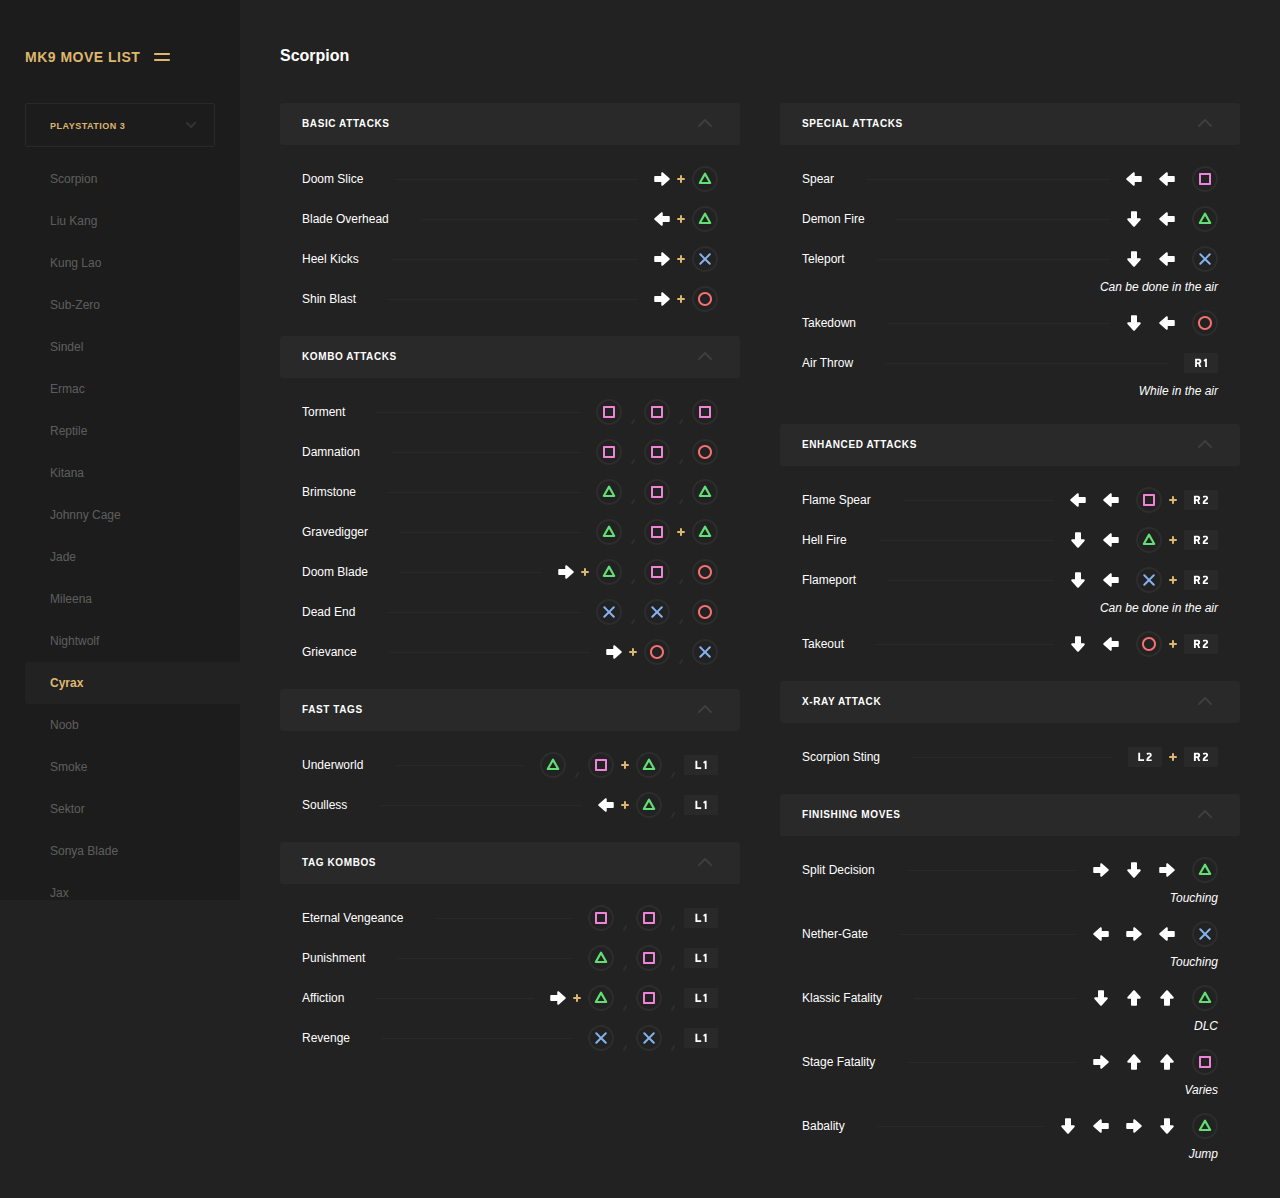
<file: index.html>
<!DOCTYPE html>
<html lang="ru">
    <head>
        <meta charset="utf-8">
        <meta http-equiv="x-ua-compatible" content="ie=edge">
        <title>Mortal Kombat 9 Move List</title>
        <meta name="viewport" content="width=device-width, initial-scale=1">
        <link rel="stylesheet" href="styles/style.css">
    </head>
    <body>

        <!--[if IE]>
            <div class="browserupgrade">
                You are using an <strong>outdated</strong> browser.
                Please <a href="http://browsehappy.com/">upgrade your browser</a> to improve your experience.
            </div>
        <![endif]-->

        <div class="page">
            <div class="player player--one">
                <div class="player__sidebar">
                    <div class="sidebar">
                        <div class="sidebar__head">
                            <div class="sidebar__actions">
                                <h1 class="logo">
                                    MK9 move list
                                </h1>
                                <button class="burger" type="button">
                                    Toggle menu
                                </button>
                            </div>
                            <div class="sidebar__platform">
                                <div class="input input--select">
                                    <select class="input__widget">
                                        <option value="classic">Classic: FP/BP/FK/BK</option>
                                        <option value="playstation" selected>PlayStation 3</option>
                                        <option value="xbox">Xbox 360</option>
                                    </select>
                                </div>
                            </div>
                        </div>
                        <div class="sidebar__body">
                            <div class="tower">
                                <a class="tower__link" href="#">Scorpion</a>
                                <a class="tower__link" href="#">Liu Kang</a>
                                <a class="tower__link" href="#">Kung Lao</a>
                                <a class="tower__link" href="#">Sub-Zero</a>
                                <a class="tower__link" href="#">Sindel</a>
                                <a class="tower__link" href="#">Ermac</a>
                                <a class="tower__link" href="#">Reptile</a>
                                <a class="tower__link" href="#">Kitana</a>
                                <a class="tower__link" href="#">Johnny Cage</a>
                                <a class="tower__link" href="#">Jade</a>
                                <a class="tower__link" href="#">Mileena</a>
                                <a class="tower__link" href="#">Nightwolf</a>
                                <a class="tower__link tower__link--current" href="#">Cyrax</a>
                                <a class="tower__link" href="#">Noob</a>
                                <a class="tower__link" href="#">Smoke</a>
                                <a class="tower__link" href="#">Sektor</a>
                                <a class="tower__link" href="#">Sonya Blade</a>
                                <a class="tower__link" href="#">Jax</a>
                                <a class="tower__link" href="#">Kano</a>
                                <a class="tower__link" href="#">Stryker</a>
                                <a class="tower__link" href="#">Shang Tsung</a>
                                <a class="tower__link" href="#">Baraka</a>
                                <a class="tower__link" href="#">Kabal</a>
                                <a class="tower__link" href="#">Raiden</a>
                                <a class="tower__link" href="#">Kratos</a>
                                <a class="tower__link" href="#">Sheeva</a>
                                <a class="tower__link" href="#">Quan Chi</a>
                                <a class="tower__link" href="#">Cyber Sub-Zero</a>
                                <a class="tower__link" href="#">Freddy Krueger</a>
                                <a class="tower__link" href="#">Rain</a>
                                <a class="tower__link" href="#">Kenshi</a>
                                <a class="tower__link" href="#">Skarlet</a>
                            </div>
                        </div>
                    </div>
                </div>
                <div class="player__list">
                    <div class="warrior">
                        <h2 class="warrior__name">
                            Scorpion
                        </h2>
                        <div class="warrior__moves">
                            <div class="move-set playstation">
                                <div class="move-set__column">
                                    <div class="group group--expanded basic-attacks" data-group="basic-attacks">
                                        <div class="group__head">
                                            <h3 class="group__heading">
                                                <button class="group__handler" type="button">
                                                    Basic attacks
                                                </button>
                                            </h3>
                                        </div>
                                        <div class="group__body">
                                            <div class="group__list">
                                                <div class="move">
                                                    <div class="action">
                                                        <strong class="action__title">
                                                            Doom Slice
                                                        </strong>
                                                        <span class="action__separator">
                                                            :
                                                        </span>
                                                        <span class="action__combination">
                                                            <span class="sequence">
                                                                <i class="key key--forward">→</i>
                                                                <i class="key key--plus">+</i>
                                                                <i class="key key--bp">BP</i>
                                                            </span>
                                                        </span>
                                                    </div>
                                                </div>
                                                <div class="move">
                                                    <div class="action">
                                                        <strong class="action__title">
                                                            Blade Overhead
                                                        </strong>
                                                        <span class="action__separator">
                                                            :
                                                        </span>
                                                        <span class="action__combination">
                                                            <span class="sequence">
                                                                <i class="key key--backward">←</i>
                                                                <i class="key key--plus">+</i>
                                                                <i class="key key--bp">BP</i>
                                                            </span>
                                                        </span>
                                                    </div>
                                                </div>
                                                <div class="move">
                                                    <div class="action">
                                                        <strong class="action__title">
                                                            Heel Kicks
                                                        </strong>
                                                        <span class="action__separator">
                                                            :
                                                        </span>
                                                        <span class="action__combination">
                                                            <span class="sequence">
                                                                <i class="key key--forward">→</i>
                                                                <i class="key key--plus">+</i>
                                                                <i class="key key--fk">FK</i>
                                                            </span>
                                                        </span>
                                                    </div>
                                                </div>
                                                <div class="move">
                                                    <div class="action">
                                                        <strong class="action__title">
                                                            Shin Blast
                                                        </strong>
                                                        <span class="action__separator">
                                                            :
                                                        </span>
                                                        <span class="action__combination">
                                                            <span class="sequence">
                                                                <i class="key key--forward">→</i>
                                                                <i class="key key--plus">+</i>
                                                                <i class="key key--bk">BK</i>
                                                            </span>
                                                        </span>
                                                    </div>
                                                </div>
                                            </div>
                                        </div>
                                    </div>
                                    <div class="group group--expanded kombo-attacks" data-group="kombo-attacks">
                                        <div class="group__head">
                                            <h3 class="group__heading">
                                                <button class="group__handler" type="button">
                                                    Kombo attacks
                                                </button>
                                            </h3>
                                        </div>
                                        <div class="group__body">
                                            <div class="group__list">
                                                <div class="move">
                                                    <div class="action">
                                                        <strong class="action__title">
                                                            Torment
                                                        </strong>
                                                        <span class="action__separator">
                                                            :
                                                        </span>
                                                        <span class="action__combination">
                                                            <span class="sequence">
                                                                <i class="key key--fp">FP</i>
                                                                <i class="key key--comma">,</i>
                                                                <i class="key key--fp">FP</i>
                                                                <i class="key key--comma">,</i>
                                                                <i class="key key--fp">FP</i>
                                                            </span>
                                                        </span>
                                                    </div>
                                                </div>
                                                <div class="move">
                                                    <div class="action">
                                                        <strong class="action__title">
                                                            Damnation
                                                        </strong>
                                                        <span class="action__separator">
                                                            :
                                                        </span>
                                                        <span class="action__combination">
                                                            <span class="sequence">
                                                                <i class="key key--fp">FP</i>
                                                                <i class="key key--comma">,</i>
                                                                <i class="key key--fp">FP</i>
                                                                <i class="key key--comma">,</i>
                                                                <i class="key key--bk">BK</i>
                                                            </span>
                                                        </span>
                                                    </div>
                                                </div>
                                                <div class="move">
                                                    <div class="action">
                                                        <strong class="action__title">
                                                            Brimstone
                                                        </strong>
                                                        <span class="action__separator">
                                                            :
                                                        </span>
                                                        <span class="action__combination">
                                                            <span class="sequence">
                                                                <i class="key key--bp">BP</i>
                                                                <i class="key key--comma">,</i>
                                                                <i class="key key--fp">FP</i>
                                                                <i class="key key--comma">,</i>
                                                                <i class="key key--bp">BP</i>
                                                            </span>
                                                        </span>
                                                    </div>
                                                </div>
                                                <div class="move">
                                                    <div class="action">
                                                        <strong class="action__title">
                                                            Gravedigger
                                                        </strong>
                                                        <span class="action__separator">
                                                            :
                                                        </span>
                                                        <span class="action__combination">
                                                            <span class="sequence">
                                                                <i class="key key--bp">BP</i>
                                                                <i class="key key--comma">,</i>
                                                                <i class="key key--fp">FP</i>
                                                                <i class="key key--plus">+</i>
                                                                <i class="key key--bp">BP</i>
                                                            </span>
                                                        </span>
                                                    </div>
                                                </div>
                                                <div class="move">
                                                    <div class="action">
                                                        <strong class="action__title">
                                                            Doom Blade
                                                        </strong>
                                                        <span class="action__separator">
                                                            :
                                                        </span>
                                                        <span class="action__combination">
                                                            <span class="sequence">
                                                                <i class="key key--forward">→</i>
                                                                <i class="key key--plus">+</i>
                                                                <i class="key key--bp">BP</i>
                                                                <i class="key key--comma">,</i>
                                                                <i class="key key--fp">FP</i>
                                                                <i class="key key--comma">,</i>
                                                                <i class="key key--bk">BK</i>
                                                            </span>
                                                        </span>
                                                    </div>
                                                </div>
                                                <div class="move">
                                                    <div class="action">
                                                        <strong class="action__title">
                                                            Dead End
                                                        </strong>
                                                        <span class="action__separator">
                                                            :
                                                        </span>
                                                        <span class="action__combination">
                                                            <span class="sequence">
                                                                <i class="key key--fk">FK</i>
                                                                <i class="key key--comma">,</i>
                                                                <i class="key key--fk">FK</i>
                                                                <i class="key key--comma">,</i>
                                                                <i class="key key--bk">BK</i>
                                                            </span>
                                                        </span>
                                                    </div>
                                                </div>
                                                <div class="move">
                                                    <div class="action">
                                                        <strong class="action__title">
                                                            Grievance
                                                        </strong>
                                                        <span class="action__separator">
                                                            :
                                                        </span>
                                                        <span class="action__combination">
                                                            <span class="sequence">
                                                                <i class="key key--forward">→</i>
                                                                <i class="key key--plus">+</i>
                                                                <i class="key key--bk">BK</i>
                                                                <i class="key key--comma">,</i>
                                                                <i class="key key--fk">FK</i>
                                                            </span>
                                                        </span>
                                                    </div>
                                                </div>
                                            </div>
                                        </div>
                                    </div>
                                    <div class="group group--expanded fast-tags" data-group="fast-tags">
                                        <div class="group__head">
                                            <h3 class="group__heading">
                                                <button class="group__handler" type="button">
                                                    Fast tags
                                                </button>
                                            </h3>
                                        </div>
                                        <div class="group__body">
                                            <div class="group__list">
                                                <div class="move">
                                                    <div class="action">
                                                        <strong class="action__title">
                                                            Underworld
                                                        </strong>
                                                        <span class="action__separator">
                                                            :
                                                        </span>
                                                        <span class="action__combination">
                                                            <span class="sequence">
                                                                <i class="key key--bp">BP</i>
                                                                <i class="key key--comma">,</i>
                                                                <i class="key key--fp">FP</i>
                                                                <i class="key key--plus">+</i>
                                                                <i class="key key--bp">BP</i>
                                                                <i class="key key--comma">,</i>
                                                                <i class="key key--tag">Tag</i>
                                                            </span>
                                                        </span>
                                                    </div>
                                                </div>
                                                <div class="move">
                                                    <div class="action">
                                                        <strong class="action__title">
                                                            Soulless
                                                        </strong>
                                                        <span class="action__separator">
                                                            :
                                                        </span>
                                                        <span class="action__combination">
                                                            <span class="sequence">
                                                                <i class="key key--backward">←</i>
                                                                <i class="key key--plus">+</i>
                                                                <i class="key key--bp">BP</i>
                                                                <i class="key key--comma">,</i>
                                                                <i class="key key--tag">Tag</i>
                                                            </span>
                                                        </span>
                                                    </div>
                                                </div>
                                            </div>
                                        </div>
                                    </div>
                                    <div class="group group--expanded tag-kombos" data-group="tag-kombos">
                                        <div class="group__head">
                                            <h3 class="group__heading">
                                                <button class="group__handler" type="button">
                                                    Tag kombos
                                                </button>
                                            </h3>
                                        </div>
                                        <div class="group__body">
                                            <div class="group__list">
                                                <div class="move">
                                                    <div class="action">
                                                        <strong class="action__title">
                                                            Eternal Vengeance
                                                        </strong>
                                                        <span class="action__separator">
                                                            :
                                                        </span>
                                                        <span class="action__combination">
                                                            <span class="sequence">
                                                                <i class="key key--fp">FP</i>
                                                                <i class="key key--comma">,</i>
                                                                <i class="key key--fp">FP</i>
                                                                <i class="key key--comma">,</i>
                                                                <i class="key key--tag">Tag</i>
                                                            </span>
                                                        </span>
                                                    </div>
                                                </div>
                                                <div class="move">
                                                    <div class="action">
                                                        <strong class="action__title">
                                                            Punishment
                                                        </strong>
                                                        <span class="action__separator">
                                                            :
                                                        </span>
                                                        <span class="action__combination">
                                                            <span class="sequence">
                                                                <i class="key key--bp">BP</i>
                                                                <i class="key key--comma">,</i>
                                                                <i class="key key--fp">FP</i>
                                                                <i class="key key--comma">,</i>
                                                                <i class="key key--tag">Tag</i>
                                                            </span>
                                                        </span>
                                                    </div>
                                                </div>
                                                <div class="move">
                                                    <div class="action">
                                                        <strong class="action__title">
                                                            Affiction
                                                        </strong>
                                                        <span class="action__separator">
                                                            :
                                                        </span>
                                                        <span class="action__combination">
                                                            <span class="sequence">
                                                                <i class="key key--forward">→</i>
                                                                <i class="key key--plus">+</i>
                                                                <i class="key key--bp">BP</i>
                                                                <i class="key key--comma">,</i>
                                                                <i class="key key--fp">FP</i>
                                                                <i class="key key--comma">,</i>
                                                                <i class="key key--tag">Tag</i>
                                                            </span>
                                                        </span>
                                                    </div>
                                                </div>
                                                <div class="move">
                                                    <div class="action">
                                                        <strong class="action__title">
                                                            Revenge
                                                        </strong>
                                                        <span class="action__separator">
                                                            :
                                                        </span>
                                                        <span class="action__combination">
                                                            <span class="sequence">
                                                                <i class="key key--fk">FK</i>
                                                                <i class="key key--comma">,</i>
                                                                <i class="key key--fk">FK</i>
                                                                <i class="key key--comma">,</i>
                                                                <i class="key key--tag">Tag</i>
                                                            </span>
                                                        </span>
                                                    </div>
                                                </div>
                                            </div>
                                        </div>
                                    </div>
                                </div>
                                <div class="move-set__column">
                                    <div class="group group--expanded special-attacks" data-group="special-attacks">
                                        <div class="group__head">
                                            <h3 class="group__heading">
                                                <button class="group__handler" type="button">
                                                    Special attacks
                                                </button>
                                            </h3>
                                        </div>
                                        <div class="group__body">
                                            <div class="group__list">
                                                <div class="move">
                                                    <div class="action">
                                                        <strong class="action__title">
                                                            Spear
                                                        </strong>
                                                        <span class="action__separator">
                                                            :
                                                        </span>
                                                        <span class="action__combination">
                                                            <span class="sequence">
                                                                <i class="key key--backward">←</i>
                                                                <i class="key key--backward">←</i>
                                                                <i class="key key--fp">FP</i>
                                                            </span>
                                                        </span>
                                                    </div>
                                                </div>
                                                <div class="move">
                                                    <div class="action">
                                                        <strong class="action__title">
                                                            Demon Fire
                                                        </strong>
                                                        <span class="action__separator">
                                                            :
                                                        </span>
                                                        <span class="action__combination">
                                                            <span class="sequence">
                                                                <i class="key key--down">↓</i>
                                                                <i class="key key--backward">←</i>
                                                                <i class="key key--bp">BP</i>
                                                            </span>
                                                        </span>
                                                    </div>
                                                </div>
                                                <div class="move">
                                                    <div class="action">
                                                        <strong class="action__title">
                                                            Teleport
                                                        </strong>
                                                        <span class="action__separator">
                                                            :
                                                        </span>
                                                        <span class="action__combination">
                                                            <span class="sequence">
                                                                <i class="key key--down">↓</i>
                                                                <i class="key key--backward">←</i>
                                                                <i class="key key--fk">FK</i>
                                                            </span>
                                                        </span>
                                                    </div>
                                                    <div class="comment">
                                                        Can be done in the air
                                                    </div>
                                                </div>
                                                <div class="move">
                                                    <div class="action">
                                                        <strong class="action__title">
                                                            Takedown
                                                        </strong>
                                                        <span class="action__separator">
                                                            :
                                                        </span>
                                                        <span class="action__combination">
                                                            <span class="sequence">
                                                                <i class="key key--down">↓</i>
                                                                <i class="key key--backward">←</i>
                                                                <i class="key key--bk">BK</i>
                                                            </span>
                                                        </span>
                                                    </div>
                                                </div>
                                                <div class="move">
                                                    <div class="action">
                                                        <strong class="action__title">
                                                            Air Throw
                                                        </strong>
                                                        <span class="action__separator">
                                                            :
                                                        </span>
                                                        <span class="action__combination">
                                                            <span class="sequence">
                                                                <i class="key key--throw">Throw</i>
                                                            </span>
                                                        </span>
                                                    </div>
                                                    <div class="comment">
                                                        While in the air
                                                    </div>
                                                </div>
                                            </div>
                                        </div>
                                    </div>
                                    <div class="group group--expanded enhanced-attacks" data-group="enhanced-attacks">
                                        <div class="group__head">
                                            <h3 class="group__heading">
                                                <button class="group__handler" type="button">
                                                    Enhanced attacks
                                                </button>
                                            </h3>
                                        </div>
                                        <div class="group__body">
                                            <div class="group__list">
                                                <div class="move">
                                                    <div class="action">
                                                        <strong class="action__title">
                                                            Flame Spear
                                                        </strong>
                                                        <span class="action__separator">
                                                            :
                                                        </span>
                                                        <span class="action__combination">
                                                            <span class="sequence">
                                                                <i class="key key--backward">←</i>
                                                                <i class="key key--backward">←</i>
                                                                <i class="key key--fp">FP</i>
                                                                <i class="key key--plus">+</i>
                                                                <i class="key key--block">Block</i>
                                                            </span>
                                                        </span>
                                                    </div>
                                                </div>
                                                <div class="move">
                                                    <div class="action">
                                                        <strong class="action__title">
                                                            Hell Fire
                                                        </strong>
                                                        <span class="action__separator">
                                                            :
                                                        </span>
                                                        <span class="action__combination">
                                                            <span class="sequence">
                                                                <i class="key key--down">↓</i>
                                                                <i class="key key--backward">←</i>
                                                                <i class="key key--bp">BP</i>
                                                                <i class="key key--plus">+</i>
                                                                <i class="key key--block">Block</i>
                                                            </span>
                                                        </span>
                                                    </div>
                                                </div>
                                                <div class="move">
                                                    <div class="action">
                                                        <strong class="action__title">
                                                            Flameport
                                                        </strong>
                                                        <span class="action__separator">
                                                            :
                                                        </span>
                                                        <span class="action__combination">
                                                            <span class="sequence">
                                                                <i class="key key--down">↓</i>
                                                                <i class="key key--backward">←</i>
                                                                <i class="key key--fk">FK</i>
                                                                <i class="key key--plus">+</i>
                                                                <i class="key key--block">Block</i>
                                                            </span>
                                                        </span>
                                                    </div>
                                                    <div class="comment">
                                                        Can be done in the air
                                                    </div>
                                                </div>
                                                <div class="move">
                                                    <div class="action">
                                                        <strong class="action__title">
                                                            Takeout
                                                        </strong>
                                                        <span class="action__separator">
                                                            :
                                                        </span>
                                                        <span class="action__combination">
                                                            <span class="sequence">
                                                                <i class="key key--down">↓</i>
                                                                <i class="key key--backward">←</i>
                                                                <i class="key key--bk">BK</i>
                                                                <i class="key key--plus">+</i>
                                                                <i class="key key--block">Block</i>
                                                            </span>
                                                        </span>
                                                    </div>
                                                </div>
                                            </div>
                                        </div>
                                    </div>
                                    <div class="group group--expanded x-ray-attack" data-group="x-ray-attack">
                                        <div class="group__head">
                                            <h3 class="group__heading">
                                                <button class="group__handler" type="button">
                                                    X-ray attack
                                                </button>
                                            </h3>
                                        </div>
                                        <div class="group__body">
                                            <div class="group__list">
                                                <div class="move">
                                                    <div class="action">
                                                        <strong class="action__title">
                                                            Scorpion Sting
                                                        </strong>
                                                        <span class="action__separator">
                                                            :
                                                        </span>
                                                        <span class="action__combination">
                                                            <span class="sequence">
                                                                <i class="key key--stance">Stance</i>
                                                                <i class="key key--plus">+</i>
                                                                <i class="key key--block">Block</i>
                                                            </span>
                                                        </span>
                                                    </div>
                                                </div>
                                            </div>
                                        </div>
                                    </div>
                                    <div class="group group--expanded finishing-moves" data-group="finishing-moves">
                                        <div class="group__head">
                                            <h3 class="group__heading">
                                                <button class="group__handler" type="button">
                                                    Finishing moves
                                                </button>
                                            </h3>
                                        </div>
                                        <div class="group__body">
                                            <div class="group__list">
                                                <div class="move">
                                                    <div class="action">
                                                        <strong class="action__title">
                                                            Split Decision
                                                        </strong>
                                                        <span class="action__separator">
                                                            :
                                                        </span>
                                                        <span class="action__combination">
                                                            <span class="sequence">
                                                                <i class="key key--forward">→</i>
                                                                <i class="key key--down">↓</i>
                                                                <i class="key key--forward">→</i>
                                                                <i class="key key--bp">BP</i>
                                                            </span>
                                                        </span>
                                                    </div>
                                                    <div class="comment">
                                                        Touching
                                                    </div>
                                                </div>
                                                <div class="move">
                                                    <div class="action">
                                                        <strong class="action__title">
                                                            Nether-Gate
                                                        </strong>
                                                        <span class="action__separator">
                                                            :
                                                        </span>
                                                        <span class="action__combination">
                                                            <span class="sequence">
                                                                <i class="key key--backward">←</i>
                                                                <i class="key key--forward">→</i>
                                                                <i class="key key--backward">←</i>
                                                                <i class="key key--fk">FK</i>
                                                            </span>
                                                        </span>
                                                    </div>
                                                    <div class="comment">
                                                        Touching
                                                    </div>
                                                </div>
                                                <div class="move">
                                                    <div class="action">
                                                        <strong class="action__title">
                                                            Klassic Fatality
                                                        </strong>
                                                        <span class="action__separator">
                                                            :
                                                        </span>
                                                        <span class="action__combination">
                                                            <span class="sequence">
                                                                <i class="key key--down">↓</i>
                                                                <i class="key key--up">↑</i>
                                                                <i class="key key--up">↑</i>
                                                                <i class="key key--bp">BP</i>
                                                            </span>
                                                        </span>
                                                    </div>
                                                    <div class="comment">
                                                        DLC
                                                    </div>
                                                </div>
                                                <div class="move">
                                                    <div class="action">
                                                        <strong class="action__title">
                                                            Stage Fatality
                                                        </strong>
                                                        <span class="action__separator">
                                                            :
                                                        </span>
                                                        <span class="action__combination">
                                                            <span class="sequence">
                                                                <i class="key key--forward">→</i>
                                                                <i class="key key--up">↑</i>
                                                                <i class="key key--up">↑</i>
                                                                <i class="key key--fp">FP</i>
                                                            </span>
                                                        </span>
                                                    </div>
                                                    <div class="comment">
                                                        Varies
                                                    </div>
                                                </div>
                                                <div class="move">
                                                    <div class="action">
                                                        <strong class="action__title">
                                                            Babality
                                                        </strong>
                                                        <span class="action__separator">
                                                            :
                                                        </span>
                                                        <span class="action__combination">
                                                            <span class="sequence">
                                                                <i class="key key--down">↓</i>
                                                                <i class="key key--backward">←</i>
                                                                <i class="key key--forward">→</i>
                                                                <i class="key key--down">↓</i>
                                                                <i class="key key--bp">BP</i>
                                                            </span>
                                                        </span>
                                                    </div>
                                                    <div class="comment">
                                                        Jump
                                                    </div>
                                                </div>
                                            </div>
                                        </div>
                                    </div>
                                </div>
                            </div>
                        </div>
                    </div>
                </div>
            </div>
            <div class="player player--two" style="display: none;">
                <div class="player__sidebar">
                    <div class="sidebar">
                        <div class="sidebar__head">
                            <div class="sidebar__actions">
                                <button class="hide-player" type="button">
                                    Hide player 2
                                </button>
                            </div>
                            <div class="sidebar__platform">
                                <div class="input input--select">
                                    <select class="input__widget">
                                        <option value="classic">Classic: FP/BP/FK/BK</option>
                                        <option value="playstation" selected>PlayStation 3</option>
                                        <option value="xbox">Xbox 360</option>
                                    </select>
                                </div>
                            </div>
                        </div>
                        <div class="sidebar__body">
                            <div class="tower">
                                <a class="tower__link" href="#">Scorpion</a>
                                <a class="tower__link" href="#">Liu Kang</a>
                                <a class="tower__link" href="#">Kung Lao</a>
                                <a class="tower__link" href="#">Sub-Zero</a>
                                <a class="tower__link" href="#">Sindel</a>
                                <a class="tower__link" href="#">Ermac</a>
                                <a class="tower__link" href="#">Reptile</a>
                                <a class="tower__link" href="#">Kitana</a>
                                <a class="tower__link" href="#">Johnny Cage</a>
                                <a class="tower__link" href="#">Jade</a>
                                <a class="tower__link" href="#">Mileena</a>
                                <a class="tower__link" href="#">Nightwolf</a>
                                <a class="tower__link tower__link--current" href="#">Cyrax</a>
                                <a class="tower__link" href="#">Noob</a>
                                <a class="tower__link" href="#">Smoke</a>
                                <a class="tower__link" href="#">Sektor</a>
                                <a class="tower__link" href="#">Sonya Blade</a>
                                <a class="tower__link" href="#">Jax</a>
                                <a class="tower__link" href="#">Kano</a>
                                <a class="tower__link" href="#">Stryker</a>
                                <a class="tower__link" href="#">Shang Tsung</a>
                                <a class="tower__link" href="#">Baraka</a>
                                <a class="tower__link" href="#">Kabal</a>
                                <a class="tower__link" href="#">Raiden</a>
                                <a class="tower__link" href="#">Kratos</a>
                                <a class="tower__link" href="#">Sheeva</a>
                                <a class="tower__link" href="#">Quan Chi</a>
                                <a class="tower__link" href="#">Cyber Sub-Zero</a>
                                <a class="tower__link" href="#">Freddy Krueger</a>
                                <a class="tower__link" href="#">Rain</a>
                                <a class="tower__link" href="#">Kenshi</a>
                                <a class="tower__link" href="#">Skarlet</a>
                            </div>
                        </div>
                    </div>
                </div>
                <div class="player__list">
                    <div class="warrior">
                        <h2 class="warrior__name">
                            Sub-zero
                        </h2>
                        <div class="warrior__moves">
                            <div class="move-set xbox">
                                <div class="move-set__column">
                                    <div class="group group--expanded basic-attacks" data-group="basic-attacks">
                                        <div class="group__head">
                                            <h3 class="group__heading">
                                                <button class="group__handler" type="button">
                                                    Basic attacks
                                                </button>
                                            </h3>
                                        </div>
                                        <div class="group__body">
                                            <div class="group__list">
                                                <div class="move">
                                                    <div class="action">
                                                        <strong class="action__title">
                                                            Doom Slice
                                                        </strong>
                                                        <span class="action__separator">
                                                            :
                                                        </span>
                                                        <span class="action__combination">
                                                            <span class="sequence">
                                                                <i class="key key--forward">→</i>
                                                                <i class="key key--plus">+</i>
                                                                <i class="key key--bp">BP</i>
                                                            </span>
                                                        </span>
                                                    </div>
                                                </div>
                                                <div class="move">
                                                    <div class="action">
                                                        <strong class="action__title">
                                                            Blade Overhead
                                                        </strong>
                                                        <span class="action__separator">
                                                            :
                                                        </span>
                                                        <span class="action__combination">
                                                            <span class="sequence">
                                                                <i class="key key--backward">←</i>
                                                                <i class="key key--plus">+</i>
                                                                <i class="key key--bp">BP</i>
                                                            </span>
                                                        </span>
                                                    </div>
                                                </div>
                                                <div class="move">
                                                    <div class="action">
                                                        <strong class="action__title">
                                                            Heel Kicks
                                                        </strong>
                                                        <span class="action__separator">
                                                            :
                                                        </span>
                                                        <span class="action__combination">
                                                            <span class="sequence">
                                                                <i class="key key--forward">→</i>
                                                                <i class="key key--plus">+</i>
                                                                <i class="key key--fk">FK</i>
                                                            </span>
                                                        </span>
                                                    </div>
                                                </div>
                                                <div class="move">
                                                    <div class="action">
                                                        <strong class="action__title">
                                                            Shin Blast
                                                        </strong>
                                                        <span class="action__separator">
                                                            :
                                                        </span>
                                                        <span class="action__combination">
                                                            <span class="sequence">
                                                                <i class="key key--forward">→</i>
                                                                <i class="key key--plus">+</i>
                                                                <i class="key key--bk">BK</i>
                                                            </span>
                                                        </span>
                                                    </div>
                                                </div>
                                            </div>
                                        </div>
                                    </div>
                                    <div class="group group--expanded kombo-attacks" data-group="kombo-attacks">
                                        <div class="group__head">
                                            <h3 class="group__heading">
                                                <button class="group__handler" type="button">
                                                    Kombo attacks
                                                </button>
                                            </h3>
                                        </div>
                                        <div class="group__body">
                                            <div class="group__list">
                                                <div class="move">
                                                    <div class="action">
                                                        <strong class="action__title">
                                                            Torment
                                                        </strong>
                                                        <span class="action__separator">
                                                            :
                                                        </span>
                                                        <span class="action__combination">
                                                            <span class="sequence">
                                                                <i class="key key--fp">FP</i>
                                                                <i class="key key--comma">,</i>
                                                                <i class="key key--fp">FP</i>
                                                                <i class="key key--comma">,</i>
                                                                <i class="key key--fp">FP</i>
                                                            </span>
                                                        </span>
                                                    </div>
                                                </div>
                                                <div class="move">
                                                    <div class="action">
                                                        <strong class="action__title">
                                                            Damnation
                                                        </strong>
                                                        <span class="action__separator">
                                                            :
                                                        </span>
                                                        <span class="action__combination">
                                                            <span class="sequence">
                                                                <i class="key key--fp">FP</i>
                                                                <i class="key key--comma">,</i>
                                                                <i class="key key--fp">FP</i>
                                                                <i class="key key--comma">,</i>
                                                                <i class="key key--bk">BK</i>
                                                            </span>
                                                        </span>
                                                    </div>
                                                </div>
                                                <div class="move">
                                                    <div class="action">
                                                        <strong class="action__title">
                                                            Brimstone
                                                        </strong>
                                                        <span class="action__separator">
                                                            :
                                                        </span>
                                                        <span class="action__combination">
                                                            <span class="sequence">
                                                                <i class="key key--bp">BP</i>
                                                                <i class="key key--comma">,</i>
                                                                <i class="key key--fp">FP</i>
                                                                <i class="key key--comma">,</i>
                                                                <i class="key key--bp">BP</i>
                                                            </span>
                                                        </span>
                                                    </div>
                                                </div>
                                                <div class="move">
                                                    <div class="action">
                                                        <strong class="action__title">
                                                            Gravedigger
                                                        </strong>
                                                        <span class="action__separator">
                                                            :
                                                        </span>
                                                        <span class="action__combination">
                                                            <span class="sequence">
                                                                <i class="key key--bp">BP</i>
                                                                <i class="key key--comma">,</i>
                                                                <i class="key key--fp">FP</i>
                                                                <i class="key key--plus">+</i>
                                                                <i class="key key--bp">BP</i>
                                                            </span>
                                                        </span>
                                                    </div>
                                                </div>
                                                <div class="move">
                                                    <div class="action">
                                                        <strong class="action__title">
                                                            Doom Blade
                                                        </strong>
                                                        <span class="action__separator">
                                                            :
                                                        </span>
                                                        <span class="action__combination">
                                                            <span class="sequence">
                                                                <i class="key key--forward">→</i>
                                                                <i class="key key--plus">+</i>
                                                                <i class="key key--bp">BP</i>
                                                                <i class="key key--comma">,</i>
                                                                <i class="key key--fp">FP</i>
                                                                <i class="key key--comma">,</i>
                                                                <i class="key key--bk">BK</i>
                                                            </span>
                                                        </span>
                                                    </div>
                                                </div>
                                                <div class="move">
                                                    <div class="action">
                                                        <strong class="action__title">
                                                            Dead End
                                                        </strong>
                                                        <span class="action__separator">
                                                            :
                                                        </span>
                                                        <span class="action__combination">
                                                            <span class="sequence">
                                                                <i class="key key--fk">FK</i>
                                                                <i class="key key--comma">,</i>
                                                                <i class="key key--fk">FK</i>
                                                                <i class="key key--comma">,</i>
                                                                <i class="key key--bk">BK</i>
                                                            </span>
                                                        </span>
                                                    </div>
                                                </div>
                                                <div class="move">
                                                    <div class="action">
                                                        <strong class="action__title">
                                                            Grievance
                                                        </strong>
                                                        <span class="action__separator">
                                                            :
                                                        </span>
                                                        <span class="action__combination">
                                                            <span class="sequence">
                                                                <i class="key key--forward">→</i>
                                                                <i class="key key--plus">+</i>
                                                                <i class="key key--bk">BK</i>
                                                                <i class="key key--comma">,</i>
                                                                <i class="key key--fk">FK</i>
                                                            </span>
                                                        </span>
                                                    </div>
                                                </div>
                                            </div>
                                        </div>
                                    </div>
                                    <div class="group group--expanded fast-tags" data-group="fast-tags">
                                        <div class="group__head">
                                            <h3 class="group__heading">
                                                <button class="group__handler" type="button">
                                                    Fast tags
                                                </button>
                                            </h3>
                                        </div>
                                        <div class="group__body">
                                            <div class="group__list">
                                                <div class="move">
                                                    <div class="action">
                                                        <strong class="action__title">
                                                            Underworld
                                                        </strong>
                                                        <span class="action__separator">
                                                            :
                                                        </span>
                                                        <span class="action__combination">
                                                            <span class="sequence">
                                                                <i class="key key--bp">BP</i>
                                                                <i class="key key--comma">,</i>
                                                                <i class="key key--fp">FP</i>
                                                                <i class="key key--plus">+</i>
                                                                <i class="key key--bp">BP</i>
                                                                <i class="key key--comma">,</i>
                                                                <i class="key key--tag">Tag</i>
                                                            </span>
                                                        </span>
                                                    </div>
                                                </div>
                                                <div class="move">
                                                    <div class="action">
                                                        <strong class="action__title">
                                                            Soulless
                                                        </strong>
                                                        <span class="action__separator">
                                                            :
                                                        </span>
                                                        <span class="action__combination">
                                                            <span class="sequence">
                                                                <i class="key key--backward">←</i>
                                                                <i class="key key--plus">+</i>
                                                                <i class="key key--bp">BP</i>
                                                                <i class="key key--comma">,</i>
                                                                <i class="key key--tag">Tag</i>
                                                            </span>
                                                        </span>
                                                    </div>
                                                </div>
                                            </div>
                                        </div>
                                    </div>
                                    <div class="group group--expanded tag-kombos" data-group="tag-kombos">
                                        <div class="group__head">
                                            <h3 class="group__heading">
                                                <button class="group__handler" type="button">
                                                    Tag kombos
                                                </button>
                                            </h3>
                                        </div>
                                        <div class="group__body">
                                            <div class="group__list">
                                                <div class="move">
                                                    <div class="action">
                                                        <strong class="action__title">
                                                            Eternal Vengeance
                                                        </strong>
                                                        <span class="action__separator">
                                                            :
                                                        </span>
                                                        <span class="action__combination">
                                                            <span class="sequence">
                                                                <i class="key key--fp">FP</i>
                                                                <i class="key key--comma">,</i>
                                                                <i class="key key--fp">FP</i>
                                                                <i class="key key--comma">,</i>
                                                                <i class="key key--tag">Tag</i>
                                                            </span>
                                                        </span>
                                                    </div>
                                                </div>
                                                <div class="move">
                                                    <div class="action">
                                                        <strong class="action__title">
                                                            Punishment
                                                        </strong>
                                                        <span class="action__separator">
                                                            :
                                                        </span>
                                                        <span class="action__combination">
                                                            <span class="sequence">
                                                                <i class="key key--bp">BP</i>
                                                                <i class="key key--comma">,</i>
                                                                <i class="key key--fp">FP</i>
                                                                <i class="key key--comma">,</i>
                                                                <i class="key key--tag">Tag</i>
                                                            </span>
                                                        </span>
                                                    </div>
                                                </div>
                                                <div class="move">
                                                    <div class="action">
                                                        <strong class="action__title">
                                                            Affiction
                                                        </strong>
                                                        <span class="action__separator">
                                                            :
                                                        </span>
                                                        <span class="action__combination">
                                                            <span class="sequence">
                                                                <i class="key key--forward">→</i>
                                                                <i class="key key--plus">+</i>
                                                                <i class="key key--bp">BP</i>
                                                                <i class="key key--comma">,</i>
                                                                <i class="key key--fp">FP</i>
                                                                <i class="key key--comma">,</i>
                                                                <i class="key key--tag">Tag</i>
                                                            </span>
                                                        </span>
                                                    </div>
                                                </div>
                                                <div class="move">
                                                    <div class="action">
                                                        <strong class="action__title">
                                                            Revenge
                                                        </strong>
                                                        <span class="action__separator">
                                                            :
                                                        </span>
                                                        <span class="action__combination">
                                                            <span class="sequence">
                                                                <i class="key key--fk">FK</i>
                                                                <i class="key key--comma">,</i>
                                                                <i class="key key--fk">FK</i>
                                                                <i class="key key--comma">,</i>
                                                                <i class="key key--tag">Tag</i>
                                                            </span>
                                                        </span>
                                                    </div>
                                                </div>
                                            </div>
                                        </div>
                                    </div>
                                </div>
                                <div class="move-set__column">
                                    <div class="group group--expanded special-attacks" data-group="special-attacks">
                                        <div class="group__head">
                                            <h3 class="group__heading">
                                                <button class="group__handler" type="button">
                                                    Special attacks
                                                </button>
                                            </h3>
                                        </div>
                                        <div class="group__body">
                                            <div class="group__list">
                                                <div class="move">
                                                    <div class="action">
                                                        <strong class="action__title">
                                                            Spear
                                                        </strong>
                                                        <span class="action__separator">
                                                            :
                                                        </span>
                                                        <span class="action__combination">
                                                            <span class="sequence">
                                                                <i class="key key--backward">←</i>
                                                                <i class="key key--backward">←</i>
                                                                <i class="key key--fp">FP</i>
                                                            </span>
                                                        </span>
                                                    </div>
                                                </div>
                                                <div class="move">
                                                    <div class="action">
                                                        <strong class="action__title">
                                                            Demon Fire
                                                        </strong>
                                                        <span class="action__separator">
                                                            :
                                                        </span>
                                                        <span class="action__combination">
                                                            <span class="sequence">
                                                                <i class="key key--down">↓</i>
                                                                <i class="key key--backward">←</i>
                                                                <i class="key key--bp">BP</i>
                                                            </span>
                                                        </span>
                                                    </div>
                                                </div>
                                                <div class="move">
                                                    <div class="action">
                                                        <strong class="action__title">
                                                            Teleport
                                                        </strong>
                                                        <span class="action__separator">
                                                            :
                                                        </span>
                                                        <span class="action__combination">
                                                            <span class="sequence">
                                                                <i class="key key--down">↓</i>
                                                                <i class="key key--backward">←</i>
                                                                <i class="key key--fk">FK</i>
                                                            </span>
                                                        </span>
                                                    </div>
                                                    <div class="comment">
                                                        Can be done in the air
                                                    </div>
                                                </div>
                                                <div class="move">
                                                    <div class="action">
                                                        <strong class="action__title">
                                                            Takedown
                                                        </strong>
                                                        <span class="action__separator">
                                                            :
                                                        </span>
                                                        <span class="action__combination">
                                                            <span class="sequence">
                                                                <i class="key key--down">↓</i>
                                                                <i class="key key--backward">←</i>
                                                                <i class="key key--bk">BK</i>
                                                            </span>
                                                        </span>
                                                    </div>
                                                </div>
                                                <div class="move">
                                                    <div class="action">
                                                        <strong class="action__title">
                                                            Air Throw
                                                        </strong>
                                                        <span class="action__separator">
                                                            :
                                                        </span>
                                                        <span class="action__combination">
                                                            <span class="sequence">
                                                                <i class="key key--throw">Throw</i>
                                                            </span>
                                                        </span>
                                                    </div>
                                                    <div class="comment">
                                                        While in the air
                                                    </div>
                                                </div>
                                            </div>
                                        </div>
                                    </div>
                                    <div class="group group--expanded enhanced-attacks" data-group="enhanced-attacks">
                                        <div class="group__head">
                                            <h3 class="group__heading">
                                                <button class="group__handler" type="button">
                                                    Enhanced attacks
                                                </button>
                                            </h3>
                                        </div>
                                        <div class="group__body">
                                            <div class="group__list">
                                                <div class="move">
                                                    <div class="action">
                                                        <strong class="action__title">
                                                            Flame Spear
                                                        </strong>
                                                        <span class="action__separator">
                                                            :
                                                        </span>
                                                        <span class="action__combination">
                                                            <span class="sequence">
                                                                <i class="key key--backward">←</i>
                                                                <i class="key key--backward">←</i>
                                                                <i class="key key--fp">FP</i>
                                                                <i class="key key--plus">+</i>
                                                                <i class="key key--block">Block</i>
                                                            </span>
                                                        </span>
                                                    </div>
                                                </div>
                                                <div class="move">
                                                    <div class="action">
                                                        <strong class="action__title">
                                                            Hell Fire
                                                        </strong>
                                                        <span class="action__separator">
                                                            :
                                                        </span>
                                                        <span class="action__combination">
                                                            <span class="sequence">
                                                                <i class="key key--down">↓</i>
                                                                <i class="key key--backward">←</i>
                                                                <i class="key key--bp">BP</i>
                                                                <i class="key key--plus">+</i>
                                                                <i class="key key--block">Block</i>
                                                            </span>
                                                        </span>
                                                    </div>
                                                </div>
                                                <div class="move">
                                                    <div class="action">
                                                        <strong class="action__title">
                                                            Flameport
                                                        </strong>
                                                        <span class="action__separator">
                                                            :
                                                        </span>
                                                        <span class="action__combination">
                                                            <span class="sequence">
                                                                <i class="key key--down">↓</i>
                                                                <i class="key key--backward">←</i>
                                                                <i class="key key--fk">FK</i>
                                                                <i class="key key--plus">+</i>
                                                                <i class="key key--block">Block</i>
                                                            </span>
                                                        </span>
                                                    </div>
                                                    <div class="comment">
                                                        Can be done in the air
                                                    </div>
                                                </div>
                                                <div class="move">
                                                    <div class="action">
                                                        <strong class="action__title">
                                                            Takeout
                                                        </strong>
                                                        <span class="action__separator">
                                                            :
                                                        </span>
                                                        <span class="action__combination">
                                                            <span class="sequence">
                                                                <i class="key key--down">↓</i>
                                                                <i class="key key--backward">←</i>
                                                                <i class="key key--bk">BK</i>
                                                                <i class="key key--plus">+</i>
                                                                <i class="key key--block">Block</i>
                                                            </span>
                                                        </span>
                                                    </div>
                                                </div>
                                            </div>
                                        </div>
                                    </div>
                                    <div class="group group--expanded x-ray-attack" data-group="x-ray-attack">
                                        <div class="group__head">
                                            <h3 class="group__heading">
                                                <button class="group__handler" type="button">
                                                    X-ray attack
                                                </button>
                                            </h3>
                                        </div>
                                        <div class="group__body">
                                            <div class="group__list">
                                                <div class="move">
                                                    <div class="action">
                                                        <strong class="action__title">
                                                            Scorpion Sting
                                                        </strong>
                                                        <span class="action__separator">
                                                            :
                                                        </span>
                                                        <span class="action__combination">
                                                            <span class="sequence">
                                                                <i class="key key--stance">Stance</i>
                                                                <i class="key key--plus">+</i>
                                                                <i class="key key--block">Block</i>
                                                            </span>
                                                        </span>
                                                    </div>
                                                </div>
                                            </div>
                                        </div>
                                    </div>
                                    <div class="group group--expanded finishing-moves" data-group="finishing-moves">
                                        <div class="group__head">
                                            <h3 class="group__heading">
                                                <button class="group__handler" type="button">
                                                    Finishing moves
                                                </button>
                                            </h3>
                                        </div>
                                        <div class="group__body">
                                            <div class="group__list">
                                                <div class="move">
                                                    <div class="action">
                                                        <strong class="action__title">
                                                            Split Decision
                                                        </strong>
                                                        <span class="action__separator">
                                                            :
                                                        </span>
                                                        <span class="action__combination">
                                                            <span class="sequence">
                                                                <i class="key key--forward">→</i>
                                                                <i class="key key--down">↓</i>
                                                                <i class="key key--forward">→</i>
                                                                <i class="key key--bp">BP</i>
                                                            </span>
                                                        </span>
                                                    </div>
                                                    <div class="comment">
                                                        Touching
                                                    </div>
                                                </div>
                                                <div class="move">
                                                    <div class="action">
                                                        <strong class="action__title">
                                                            Nether-Gate
                                                        </strong>
                                                        <span class="action__separator">
                                                            :
                                                        </span>
                                                        <span class="action__combination">
                                                            <span class="sequence">
                                                                <i class="key key--backward">←</i>
                                                                <i class="key key--forward">→</i>
                                                                <i class="key key--backward">←</i>
                                                                <i class="key key--fk">FK</i>
                                                            </span>
                                                        </span>
                                                    </div>
                                                    <div class="comment">
                                                        Touching
                                                    </div>
                                                </div>
                                                <div class="move">
                                                    <div class="action">
                                                        <strong class="action__title">
                                                            Klassic Fatality
                                                        </strong>
                                                        <span class="action__separator">
                                                            :
                                                        </span>
                                                        <span class="action__combination">
                                                            <span class="sequence">
                                                                <i class="key key--down">↓</i>
                                                                <i class="key key--up">↑</i>
                                                                <i class="key key--up">↑</i>
                                                                <i class="key key--bp">BP</i>
                                                            </span>
                                                        </span>
                                                    </div>
                                                    <div class="comment">
                                                        DLC
                                                    </div>
                                                </div>
                                                <div class="move">
                                                    <div class="action">
                                                        <strong class="action__title">
                                                            Stage Fatality
                                                        </strong>
                                                        <span class="action__separator">
                                                            :
                                                        </span>
                                                        <span class="action__combination">
                                                            <span class="sequence">
                                                                <i class="key key--forward">→</i>
                                                                <i class="key key--up">↑</i>
                                                                <i class="key key--up">↑</i>
                                                                <i class="key key--fp">FP</i>
                                                            </span>
                                                        </span>
                                                    </div>
                                                    <div class="comment">
                                                        Varies
                                                    </div>
                                                </div>
                                                <div class="move">
                                                    <div class="action">
                                                        <strong class="action__title">
                                                            Babality
                                                        </strong>
                                                        <span class="action__separator">
                                                            :
                                                        </span>
                                                        <span class="action__combination">
                                                            <span class="sequence">
                                                                <i class="key key--down">↓</i>
                                                                <i class="key key--backward">←</i>
                                                                <i class="key key--forward">→</i>
                                                                <i class="key key--down">↓</i>
                                                                <i class="key key--bp">BP</i>
                                                            </span>
                                                        </span>
                                                    </div>
                                                    <div class="comment">
                                                        Jump
                                                    </div>
                                                </div>
                                            </div>
                                        </div>
                                    </div>
                                </div>
                            </div>
                        </div>
                    </div>
                </div>
            </div>
            <button class="show-player" type="button">
                Show player 2
            </button>
        </div>

        <script src="vendors/jquery/jquery-3.2.1.min.js"></script>
        <script src="vendors/outline/outline.js"></script>
        <script src="scripts/_group.js"></script>
        <script src="scripts/_burger.js"></script>
        <script src="scripts/_page.js"></script>

    </body>
</html>
</file>
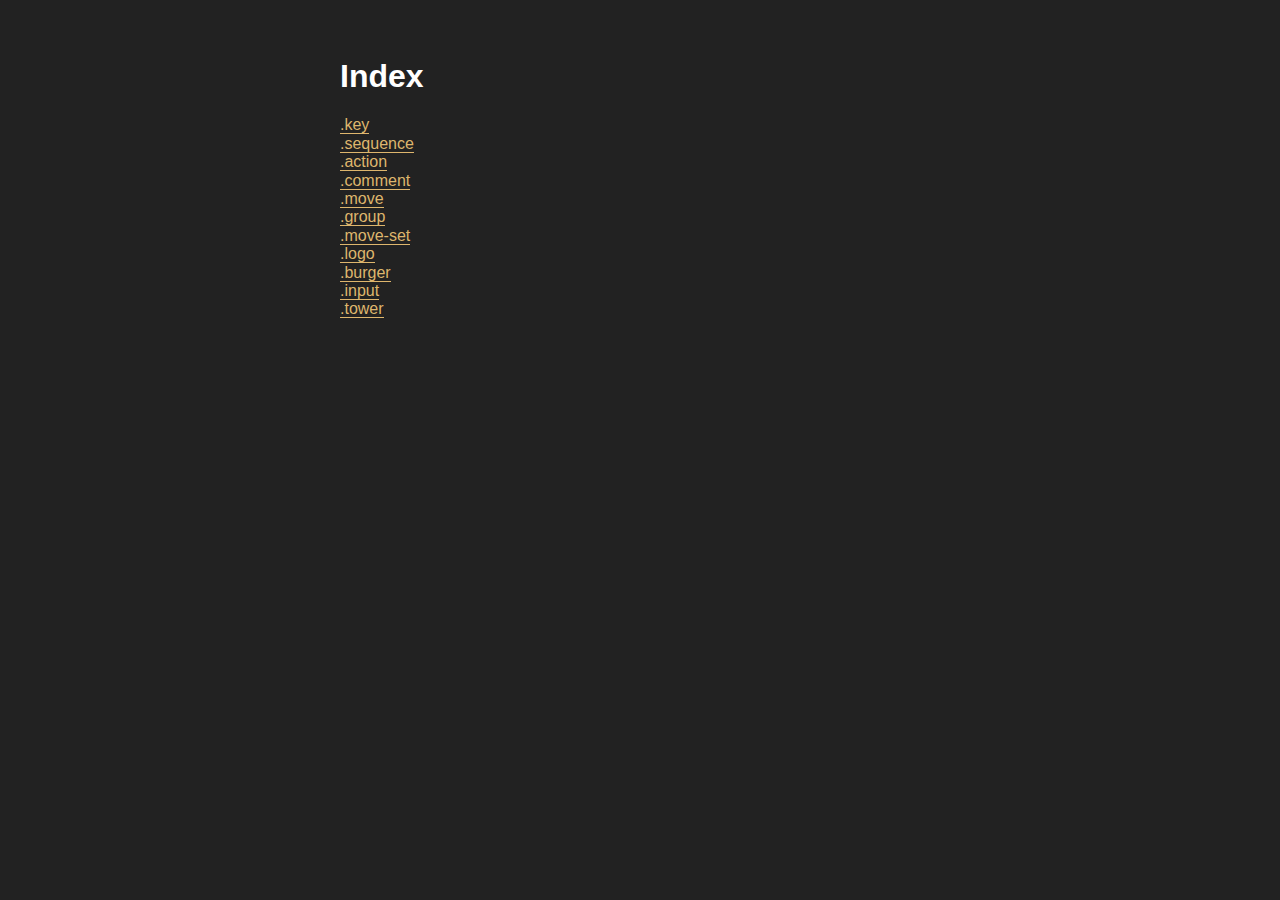
<file: markups/index.html>
<!DOCTYPE html>
<html class="playstation" lang="en">
    <head>
        <meta charset="utf-8">
        <meta http-equiv="x-ua-compatible" content="ie=edge">
        <title>Docs</title>
        <meta name="viewport" content="width=device-width, initial-scale=1">
        <link rel="stylesheet" href="../styles/style.css">
    </head>

    <body>



        <div style="width: 600px; margin: 0 auto;">
            <br>
            <br>
            <h1>Index</h1>

            <div><a class="link" href="_key.html">.key</a></div>
            <div><a class="link" href="_sequence.html">.sequence</a></div>
            <div><a class="link" href="_action.html">.action</a></div>
            <div><a class="link" href="_comment.html">.comment</a></div>
            <div><a class="link" href="_move.html">.move</a></div>
            <div><a class="link" href="_group.html">.group</a></div>
            <div><a class="link" href="_move-set.html">.move-set</a></div>

            <div><a class="link" href="_logo.html">.logo</a></div>
            <div><a class="link" href="_burger.html">.burger</a></div>
            <div><a class="link" href="_input.html">.input</a></div>
            <div><a class="link" href="_tower.html">.tower</a></div>




            <br>
            <br>
            <br>
            <br>
            <br>
            <br>
            <br>
            <br>
            <br>
            <br>
            <br>
        </div>




        <script src="../vendors/jquery/jquery-3.2.1.min.js"></script>
        <script src="../vendors/outline/outline.js"></script>
        <script src="../scripts/_group.js"></script>
        <script src="../scripts/_burger.js"></script>

    </body>
</html>
</file>
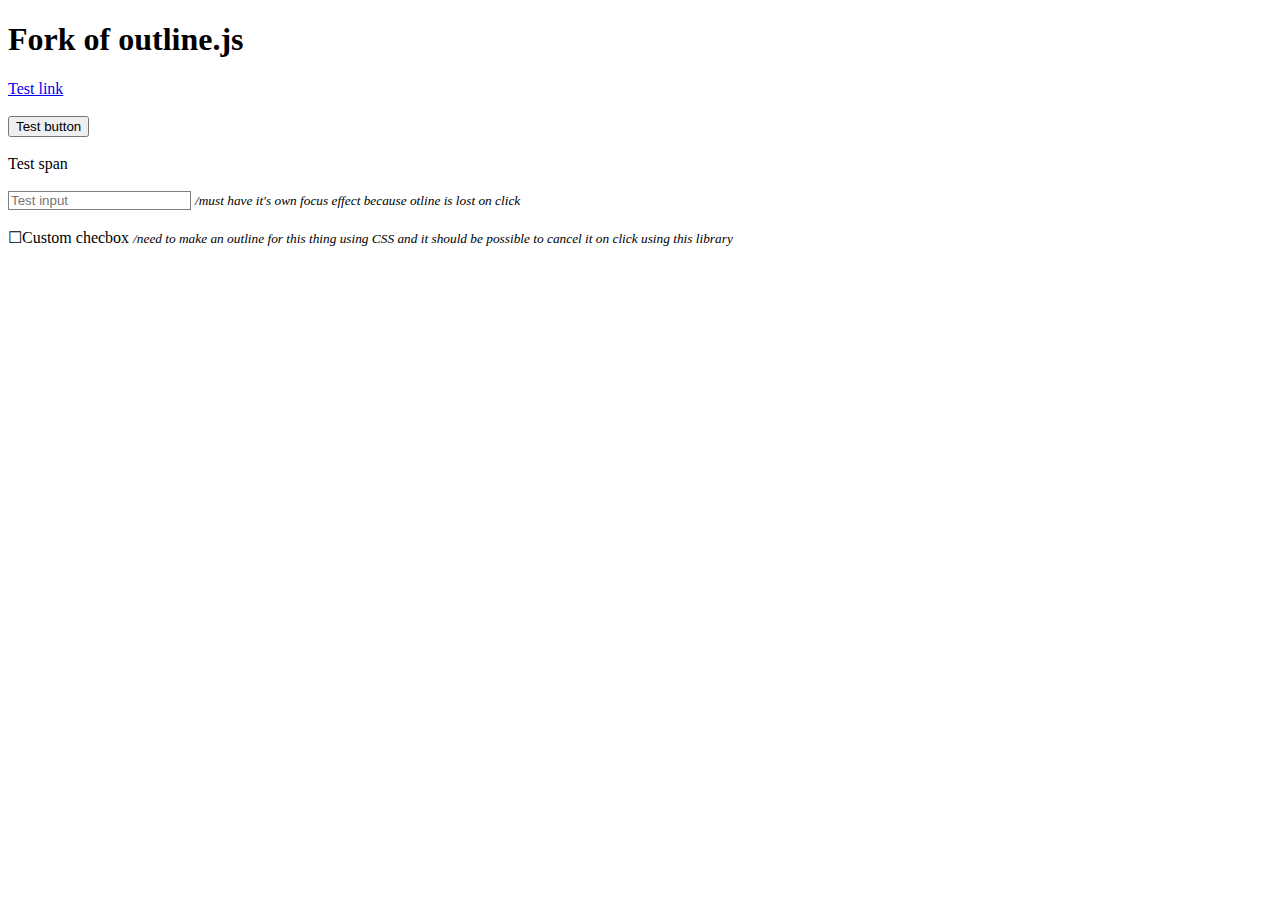
<file: vendors/outline/index.html>
<!doctype html>
<html lang="en">
<head>
	<title>outline.js</title>
	<script src="outline.js"></script>
    <style>

        .input {
            outline: none;
            border: 1px solid grey;
        }

        .input:focus {
            border-color: blue;
            box-shadow: 0 0 0 1px blue;
        }

        .checkbox {
            position: relative;
        }
            .checkbox__widget {
                position: absolute;
                opacity: 0;
            }

            .checkbox__label::before {
                content: "☐";
            }

            .checkbox__widget:checked ~ .checkbox__label::before {
                content: "☑";
            }

            .checkbox__widget:focus ~ .checkbox__label {
                outline: auto;
            }

    </style>
</head>
<body>
	<h1>Fork of outline.js</h1>

    <a href="#">Test link</a>

    <br><br>

	<button type="button">Test button</button>

    <br><br>

	<span tabindex="0">Test span</span>

    <br><br>

    <input class="input" type="text" placeholder="Test input">
    <small><i>/must have it's own focus effect because otline is lost on click</i></small>

    <br><br>

    <label class="checkbox">
        <input class="checkbox__widget" type="checkbox">
        <span class="checkbox__label">Custom checbox</span>
    </label>

    <small><i>/need to make an outline for this thing using CSS and it should be possible to cancel it on click using this library</i></small>
</body>
</html>
</file>
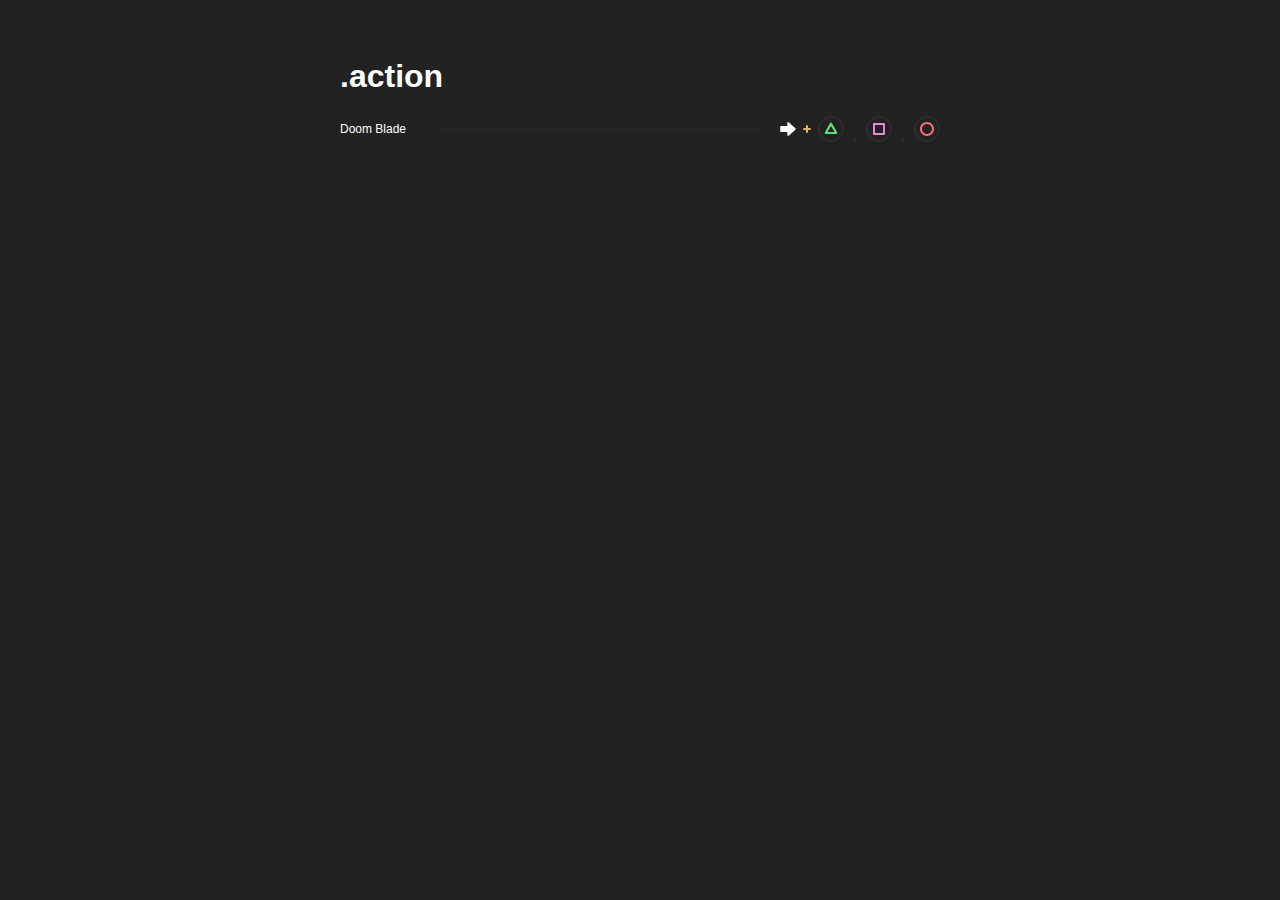
<file: markups/_action.html>
<!DOCTYPE html>
<html class="playstation" lang="en">
    <head>
        <meta charset="utf-8">
        <meta http-equiv="x-ua-compatible" content="ie=edge">
        <title>.action</title>
        <meta name="viewport" content="width=device-width, initial-scale=1">
        <link rel="stylesheet" href="../styles/style.css">
    </head>

    <body>



        <div style="width: 600px; margin: 0 auto;">
            <br>
            <br>
            <h1>.action</h1>

            <div class="action">
                <b class="action__title">
                    Doom Blade
                </b>
                <span class="action__separator">
                    :
                </span>
                <span class="action__combination">
                    <span class="sequence">
                        <i class="key key--forward">→</i>
                        <i class="key key--plus">+</i>
                        <i class="key key--bp">BP</i>
                        <i class="key key--comma">,</i>
                        <i class="key key--fp">FP</i>
                        <i class="key key--comma">,</i>
                        <i class="key key--bk">BK</i>
                    </span>
                </span>
            </div>



            <br>
            <br>
            <br>
            <br>
            <br>
            <br>
            <br>
            <br>
            <br>
            <br>
            <br>
        </div>




        <script src="../vendors/jquery/jquery-3.2.1.min.js"></script>
        <script src="../vendors/outline/outline.js"></script>
        <script src="../scripts/_group.js"></script>
        <script src="../scripts/_burger.js"></script>

    </body>
</html>
</file>
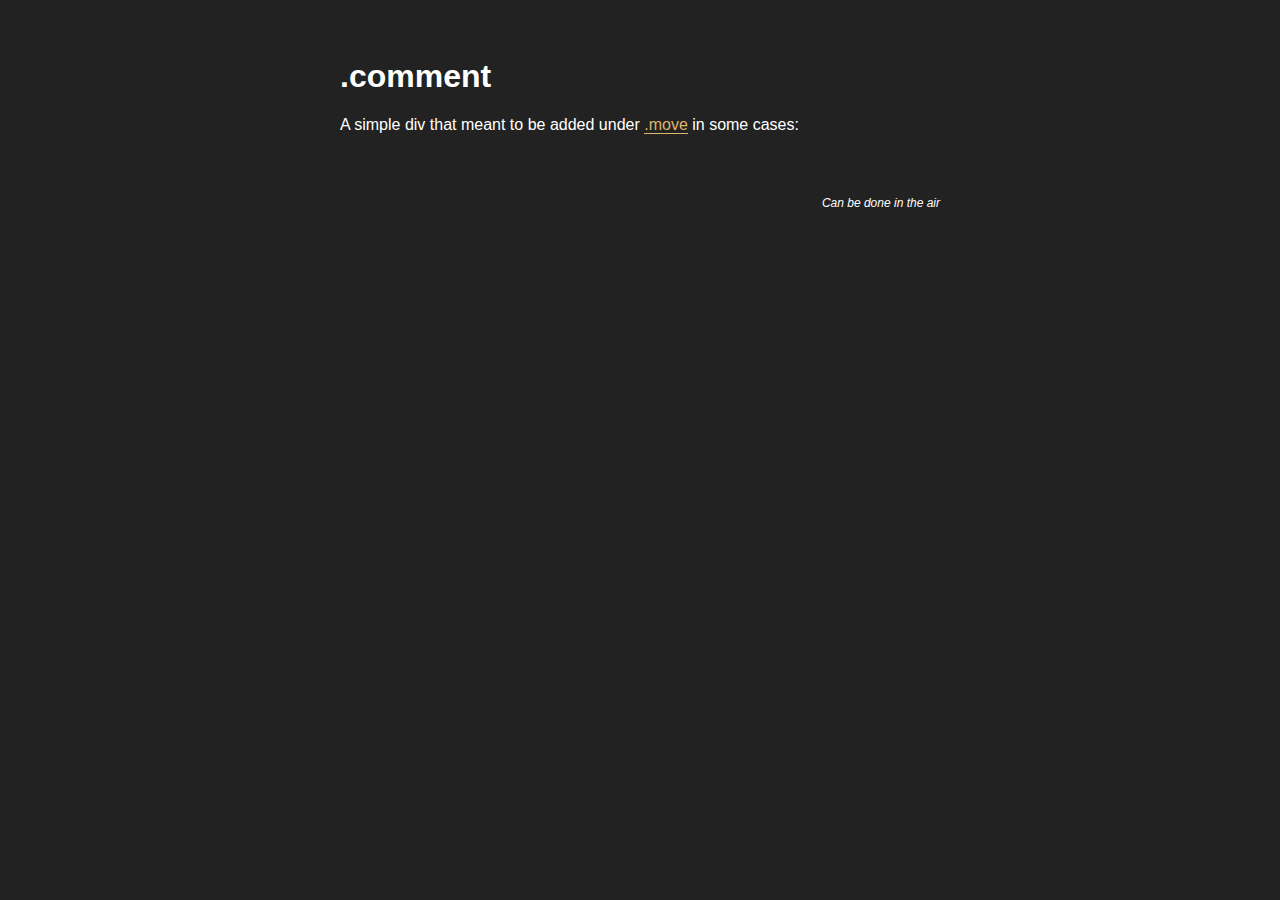
<file: markups/_comment.html>
<!DOCTYPE html>
<html class="playstation" lang="en">
    <head>
        <meta charset="utf-8">
        <meta http-equiv="x-ua-compatible" content="ie=edge">
        <title>.comment</title>
        <meta name="viewport" content="width=device-width, initial-scale=1">
        <link rel="stylesheet" href="../styles/style.css">
    </head>

    <body>



        <div style="width: 600px; margin: 0 auto;">
            <br>
            <br>
            <h1>.comment</h1>
            <p>
                A simple div that meant to be added under <a class="link" href="_move.html">.move</a>
                in some cases:
            </p>
            <br>
            <br>

            <div class="comment">
                Can be done in the air
            </div>


            <br>
            <br>
            <br>
            <br>
            <br>
            <br>
            <br>
            <br>
            <br>
            <br>
            <br>
        </div>




        <script src="../vendors/jquery/jquery-3.2.1.min.js"></script>
        <script src="../vendors/outline/outline.js"></script>
        <script src="../scripts/_group.js"></script>
        <script src="../scripts/_burger.js"></script>

    </body>
</html>
</file>
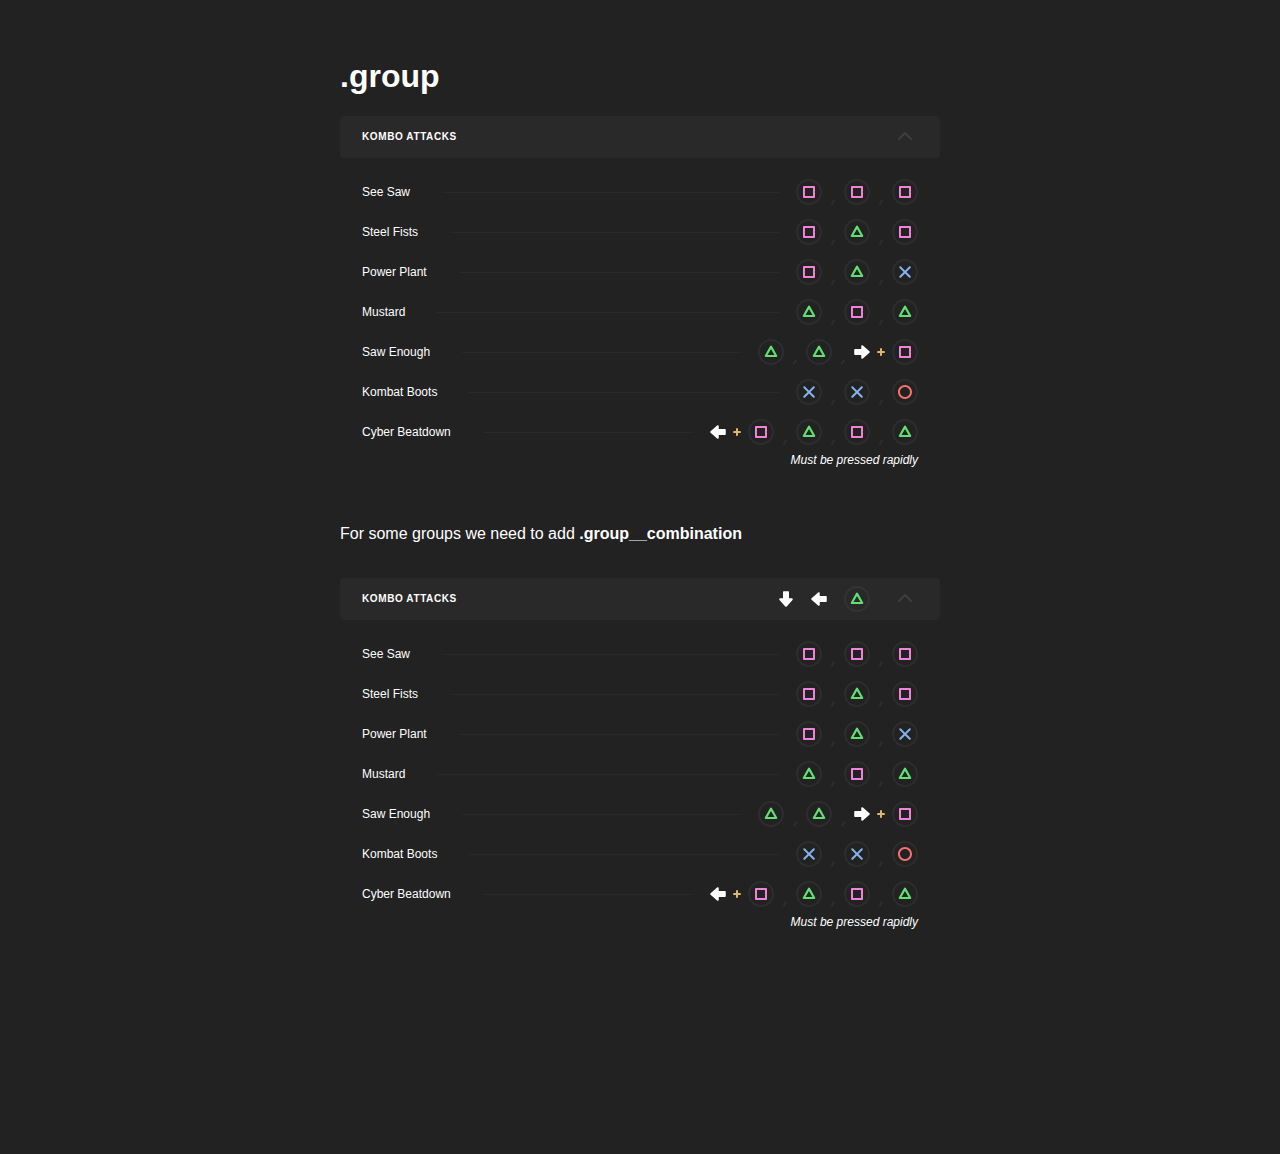
<file: markups/_group.html>
<!DOCTYPE html>
<html class="playstation" lang="en">
    <head>
        <meta charset="utf-8">
        <meta http-equiv="x-ua-compatible" content="ie=edge">
        <title>.group</title>
        <meta name="viewport" content="width=device-width, initial-scale=1">
        <link rel="stylesheet" href="../styles/style.css">
    </head>

    <body>

        <div style="width: 600px; margin: 0 auto;">
            <br>
            <br>
            <h1>.group</h1>


            <section class="group group--expanded">
                <div class="group__head">
                    <h3 class="group__heading">
                        <button class="group__handler" type="button">
                            Kombo attacks
                        </button>
                    </h3>
                </div>
                <div class="group__body">
                    <div class="group__list">
                        <div class="move">
                            <div class="action">
                                <b class="action__title">
                                    See Saw
                                </b>
                                <span class="action__separator">
                                    :
                                </span>
                                <span class="action__combination">
                                    <span class="sequence">
                                        <i class="key key--fp">FP</i>
                                        <i class="key key--comma">,</i>
                                        <i class="key key--fp">FP</i>
                                        <i class="key key--comma">,</i>
                                        <i class="key key--fp">FP</i>
                                    </span>
                                </span>
                            </div>
                        </div>
                        <div class="move">
                            <div class="action">
                                <b class="action__title">
                                    Steel Fists
                                </b>
                                <span class="action__separator">
                                    :
                                </span>
                                <span class="action__combination">
                                    <span class="sequence">
                                        <i class="key key--fp">FP</i>
                                        <i class="key key--comma">,</i>
                                        <i class="key key--bp">BP</i>
                                        <i class="key key--comma">,</i>
                                        <i class="key key--fp">FP</i>
                                    </span>
                                </span>
                            </div>
                        </div>
                        <div class="move">
                            <div class="action">
                                <b class="action__title">
                                    Power Plant
                                </b>
                                <span class="action__separator">
                                    :
                                </span>
                                <span class="action__combination">
                                    <span class="sequence">
                                        <i class="key key--fp">FP</i>
                                        <i class="key key--comma">,</i>
                                        <i class="key key--bp">BP</i>
                                        <i class="key key--comma">,</i>
                                        <i class="key key--fk">FK</i>
                                    </span>
                                </span>
                            </div>
                        </div>
                        <div class="move">
                            <div class="action">
                                <b class="action__title">
                                    Mustard
                                </b>
                                <span class="action__separator">
                                    :
                                </span>
                                <span class="action__combination">
                                    <span class="sequence">
                                        <i class="key key--bp">BP</i>
                                        <i class="key key--comma">,</i>
                                        <i class="key key--fp">FP</i>
                                        <i class="key key--comma">,</i>
                                        <i class="key key--bp">BP</i>
                                    </span>
                                </span>
                            </div>
                        </div>
                        <div class="move">
                            <div class="action">
                                <b class="action__title">
                                    Saw Enough
                                </b>
                                <span class="action__separator">
                                    :
                                </span>
                                <span class="action__combination">
                                    <span class="sequence">
                                        <i class="key key--bp">BP</i>
                                        <i class="key key--comma">,</i>
                                        <i class="key key--bp">BP</i>
                                        <i class="key key--comma">,</i>
                                        <i class="key key--forward">→</i>
                                        <i class="key key--plus">+</i>
                                        <i class="key key--fp">FP</i>
                                    </span>
                                </span>
                            </div>
                        </div>
                        <div class="move">
                            <div class="action">
                                <b class="action__title">
                                    Kombat Boots
                                </b>
                                <span class="action__separator">
                                    :
                                </span>
                                <span class="action__combination">
                                    <span class="sequence">
                                        <i class="key key--fk">FK</i>
                                        <i class="key key--comma">,</i>
                                        <i class="key key--fk">FK</i>
                                        <i class="key key--comma">,</i>
                                        <i class="key key--bk">BK</i>
                                    </span>
                                </span>
                            </div>
                        </div>
                        <div class="move">
                            <div class="action">
                                <b class="action__title">
                                    Cyber Beatdown
                                </b>
                                <span class="action__separator">
                                    :
                                </span>
                                <span class="action__combination">
                                    <span class="sequence">
                                        <i class="key key--backward">←</i>
                                        <i class="key key--plus">+</i>
                                        <i class="key key--fp">FP</i>
                                        <i class="key key--comma">,</i>
                                        <i class="key key--bp">BP</i>
                                        <i class="key key--comma">,</i>
                                        <i class="key key--fp">FP</i>
                                        <i class="key key--comma">,</i>
                                        <i class="key key--bp">BP</i>
                                    </span>
                                </span>
                            </div>
                            <div class="comment">
                                Must be pressed rapidly
                            </div>
                        </div>
                    </div>
                </div>
            </section>



            <br>
            <p>
                For some groups we need to add <b>.group__combination</b>
            </p>
            <br>

            <div class="group group--expanded">
                <div class="group__head">
                    <h3 class="group__heading">
                        <button class="group__handler" type="button">
                            Kombo attacks
                        </button>
                    </h3>
                    <div class="group__combination">
                        <div class="sequence">
                            <i class="key key--down">↓</i>
                            <i class="key key--backward">←</i>
                            <i class="key key--bp">BP</i>
                        </div>
                    </div>
                </div>
                <div class="group__body">
                    <div class="group__list">
                        <div class="move">
                            <div class="action">
                                <b class="action__title">
                                    See Saw
                                </b>
                                <span class="action__separator">
                                    :
                                </span>
                                <span class="action__combination">
                                    <span class="sequence">
                                        <i class="key key--fp">FP</i>
                                        <i class="key key--comma">,</i>
                                        <i class="key key--fp">FP</i>
                                        <i class="key key--comma">,</i>
                                        <i class="key key--fp">FP</i>
                                    </span>
                                </span>
                            </div>
                        </div>
                        <div class="move">
                            <div class="action">
                                <b class="action__title">
                                    Steel Fists
                                </b>
                                <span class="action__separator">
                                    :
                                </span>
                                <span class="action__combination">
                                    <span class="sequence">
                                        <i class="key key--fp">FP</i>
                                        <i class="key key--comma">,</i>
                                        <i class="key key--bp">BP</i>
                                        <i class="key key--comma">,</i>
                                        <i class="key key--fp">FP</i>
                                    </span>
                                </span>
                            </div>
                        </div>
                        <div class="move">
                            <div class="action">
                                <b class="action__title">
                                    Power Plant
                                </b>
                                <span class="action__separator">
                                    :
                                </span>
                                <span class="action__combination">
                                    <span class="sequence">
                                        <i class="key key--fp">FP</i>
                                        <i class="key key--comma">,</i>
                                        <i class="key key--bp">BP</i>
                                        <i class="key key--comma">,</i>
                                        <i class="key key--fk">FK</i>
                                    </span>
                                </span>
                            </div>
                        </div>
                        <div class="move">
                            <div class="action">
                                <b class="action__title">
                                    Mustard
                                </b>
                                <span class="action__separator">
                                    :
                                </span>
                                <span class="action__combination">
                                    <span class="sequence">
                                        <i class="key key--bp">BP</i>
                                        <i class="key key--comma">,</i>
                                        <i class="key key--fp">FP</i>
                                        <i class="key key--comma">,</i>
                                        <i class="key key--bp">BP</i>
                                    </span>
                                </span>
                            </div>
                        </div>
                        <div class="move">
                            <div class="action">
                                <b class="action__title">
                                    Saw Enough
                                </b>
                                <span class="action__separator">
                                    :
                                </span>
                                <span class="action__combination">
                                    <span class="sequence">
                                        <i class="key key--bp">BP</i>
                                        <i class="key key--comma">,</i>
                                        <i class="key key--bp">BP</i>
                                        <i class="key key--comma">,</i>
                                        <i class="key key--forward">→</i>
                                        <i class="key key--plus">+</i>
                                        <i class="key key--fp">FP</i>
                                    </span>
                                </span>
                            </div>
                        </div>
                        <div class="move">
                            <div class="action">
                                <b class="action__title">
                                    Kombat Boots
                                </b>
                                <span class="action__separator">
                                    :
                                </span>
                                <span class="action__combination">
                                    <span class="sequence">
                                        <i class="key key--fk">FK</i>
                                        <i class="key key--comma">,</i>
                                        <i class="key key--fk">FK</i>
                                        <i class="key key--comma">,</i>
                                        <i class="key key--bk">BK</i>
                                    </span>
                                </span>
                            </div>
                        </div>
                        <div class="move">
                            <div class="action">
                                <b class="action__title">
                                    Cyber Beatdown
                                </b>
                                <span class="action__separator">
                                    :
                                </span>
                                <span class="action__combination">
                                    <span class="sequence">
                                        <i class="key key--backward">←</i>
                                        <i class="key key--plus">+</i>
                                        <i class="key key--fp">FP</i>
                                        <i class="key key--comma">,</i>
                                        <i class="key key--bp">BP</i>
                                        <i class="key key--comma">,</i>
                                        <i class="key key--fp">FP</i>
                                        <i class="key key--comma">,</i>
                                        <i class="key key--bp">BP</i>
                                    </span>
                                </span>
                            </div>
                            <div class="comment">
                                Must be pressed rapidly
                            </div>
                        </div>
                    </div>
                </div>
            </div>




            <br>
            <br>
            <br>
            <br>
            <br>
            <br>
            <br>
            <br>
            <br>
            <br>
            <br>
        </div>




        <script src="../vendors/jquery/jquery-3.2.1.min.js"></script>
        <script src="../vendors/outline/outline.js"></script>
        <script src="../scripts/_group.js"></script>
        <script src="../scripts/_burger.js"></script>

    </body>
</html>
</file>
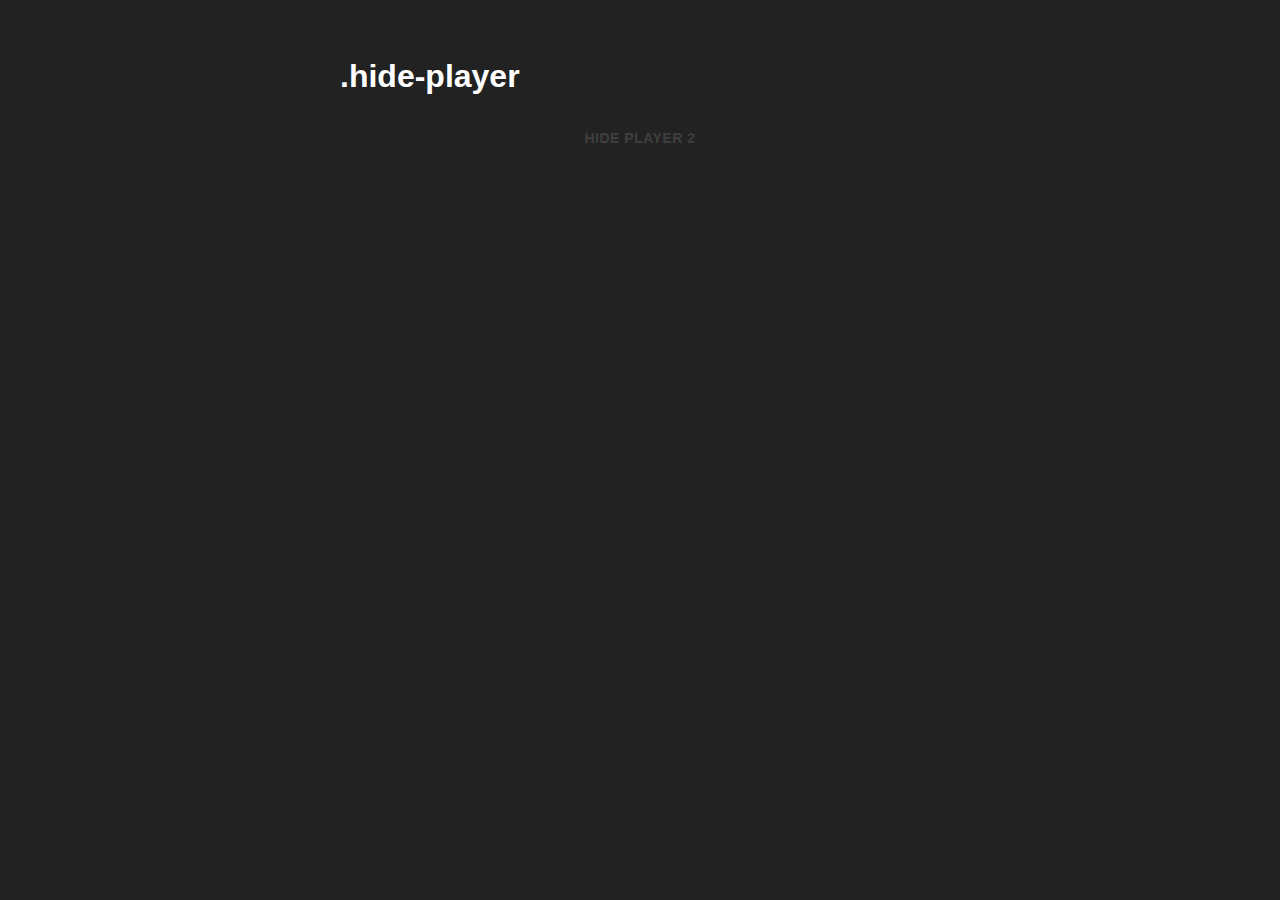
<file: markups/_hide-player.html>
<!DOCTYPE html>
<html class="playstation" lang="en">
    <head>
        <meta charset="utf-8">
        <meta http-equiv="x-ua-compatible" content="ie=edge">
        <title>.hide-player</title>
        <meta name="viewport" content="width=device-width, initial-scale=1">
        <link rel="stylesheet" href="../styles/style.css">
    </head>

    <body>

        <div style="width: 600px; margin: 0 auto;">
            <br>
            <br>
            <h1>.hide-player</h1>

            <button class="hide-player" type="button">
                Hide player 2
            </button>






            <br>
            <br>
            <br>
            <br>
            <br>
            <br>
            <br>
            <br>
            <br>
            <br>
            <br>
        </div>


        <script src="../vendors/jquery/jquery-3.2.1.min.js"></script>
        <script src="../vendors/outline/outline.js"></script>
        <script src="../scripts/_group.js"></script>
        <script src="../scripts/_burger.js"></script>

    </body>
</html>
</file>
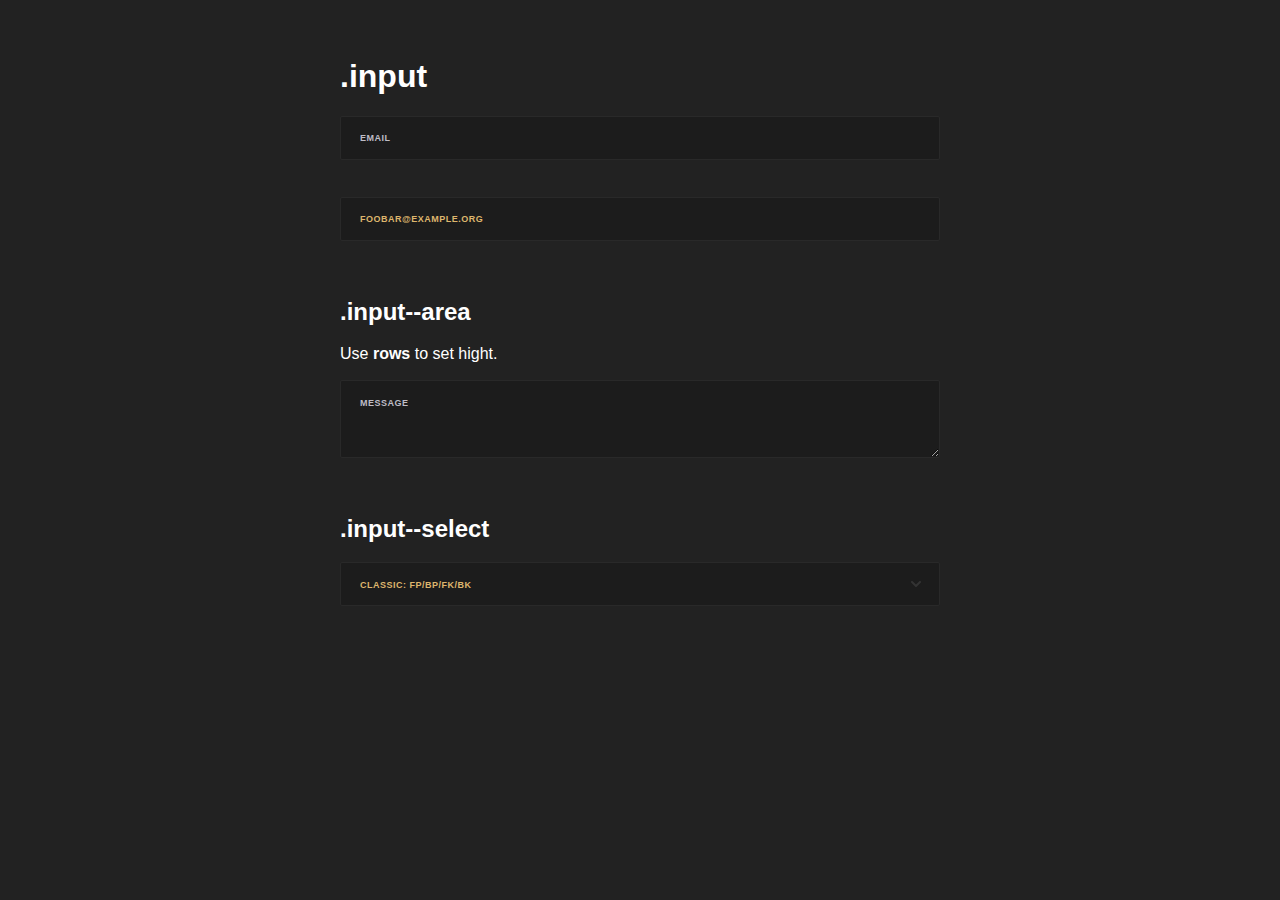
<file: markups/_input.html>
<!DOCTYPE html>
<html class="playstation" lang="en">
    <head>
        <meta charset="utf-8">
        <meta http-equiv="x-ua-compatible" content="ie=edge">
        <title>.input</title>
        <meta name="viewport" content="width=device-width, initial-scale=1">
        <link rel="stylesheet" href="../styles/style.css">
    </head>

    <body>

        <div style="width: 600px; margin: 0 auto;">
            <br>
            <br>
            <h1>.input</h1>

            <div class="input">
                <input class="input__widget" type="text" placeholder="Email">
            </div>


            <br>
            <br>

            <div class="input">
                <input class="input__widget" type="text" placeholder="Email" value="foobar@example.org">
            </div>

            <br>
            <br>
            <h2>.input--area</h2>
            <p>
                Use <b>rows</b> to set hight.
            </p>

            <div class="input input--area">
                <textarea class="input__widget" placeholder="Message" rows="3"></textarea>
            </div>

            <br>
            <br>
            <h2>
                .input--select
            </h2>


            <div class="input input--select">
                <select class="input__widget">
                    <option value="classic">Classic: FP/BP/FK/BK</option>
                    <option value="playstation">PlayStation 3</option>
                    <option value="xbox">Xbox 360</option>
                </select>
            </div>






            <br>
            <br>
            <br>
            <br>
            <br>
            <br>
            <br>
            <br>
            <br>
            <br>
            <br>
        </div>


        <script src="../vendors/jquery/jquery-3.2.1.min.js"></script>
        <script src="../vendors/outline/outline.js"></script>
        <script src="../scripts/_group.js"></script>
        <script src="../scripts/_burger.js"></script>

    </body>
</html>
</file>
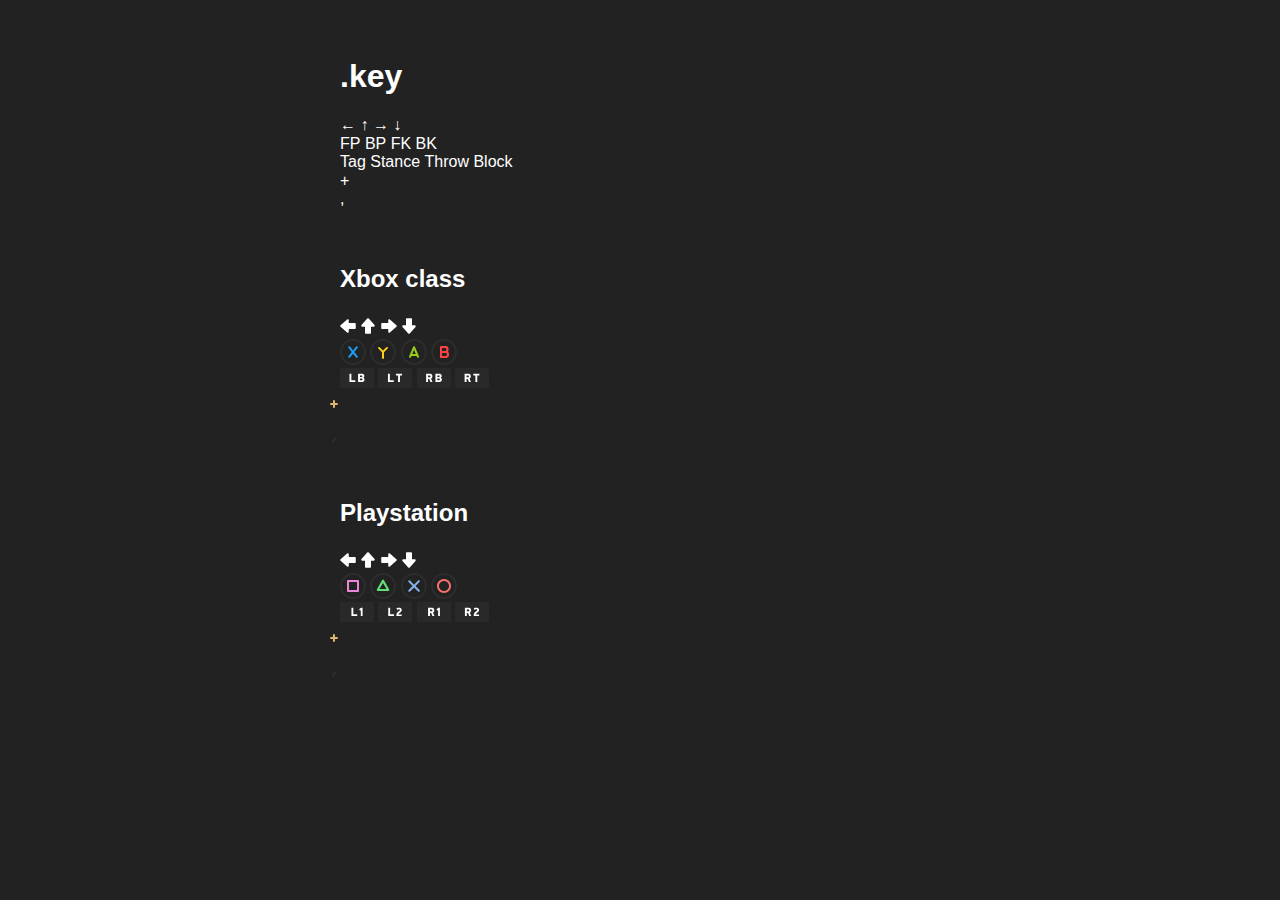
<file: markups/_key.html>
<!DOCTYPE html>
<html lang="en">
    <head>
        <meta charset="utf-8">
        <meta http-equiv="x-ua-compatible" content="ie=edge">
        <title>.key</title>
        <meta name="viewport" content="width=device-width, initial-scale=1">
        <link rel="stylesheet" href="../styles/style.css">
    </head>

    <body>



        <div style="width: 600px; margin: 0 auto;">
            <br>
            <br>
            <h1>.key</h1>

            <i class="key key--backward">←</i>
            <i class="key key--up">↑</i>
            <i class="key key--forward">→</i>
            <i class="key key--down">↓</i>

            <br>

            <i class="key key--fp">FP</i>
            <i class="key key--bp">BP</i>
            <i class="key key--fk">FK</i>
            <i class="key key--bk">BK</i>

            <br>

            <i class="key key--tag">Tag</i>
            <i class="key key--stance">Stance</i>
            <i class="key key--throw">Throw</i>
            <i class="key key--block">Block</i>

            <br>

            <i class="key key--plus">+</i>

            <br>

            <i class="key key--comma">,</i>



            <br>
            <br>
            <br>


            <h2>Xbox class</h2>

            <div class="xbox">

                <i class="key key--backward">←</i>
                <i class="key key--up">↑</i>
                <i class="key key--forward">→</i>
                <i class="key key--down">↓</i>

                <br>

                <i class="key key--fp">FP</i>
                <i class="key key--bp">BP</i>
                <i class="key key--fk">FK</i>
                <i class="key key--bk">BK</i>

                <br>

                <i class="key key--tag">Tag</i>
                <i class="key key--stance">Stance</i>
                <i class="key key--throw">Throw</i>
                <i class="key key--block">Block</i>

                <br>

                <i class="key key--plus">+</i>

                <br>

                <i class="key key--comma">,</i>

            </div>



            <br>
            <br>


            <h2>Playstation</h2>

            <div class="playstation">

                <i class="key key--backward">←</i>
                <i class="key key--up">↑</i>
                <i class="key key--forward">→</i>
                <i class="key key--down">↓</i>

                <br>

                <i class="key key--fp">FP</i>
                <i class="key key--bp">BP</i>
                <i class="key key--fk">FK</i>
                <i class="key key--bk">BK</i>

                <br>

                <i class="key key--tag">Tag</i>
                <i class="key key--stance">Stance</i>
                <i class="key key--throw">Throw</i>
                <i class="key key--block">Block</i>

                <br>

                <i class="key key--plus">+</i>

                <br>

                <i class="key key--comma">,</i>

            </div>




            <br>
            <br>
            <br>
            <br>
            <br>
            <br>
            <br>
            <br>
            <br>
            <br>
            <br>
        </div>




        <script src="../vendors/jquery/jquery-3.2.1.min.js"></script>
        <script src="../vendors/outline/outline.js"></script>
        <script src="../scripts/_group.js"></script>
        <script src="../scripts/_burger.js"></script>

    </body>
</html>
</file>
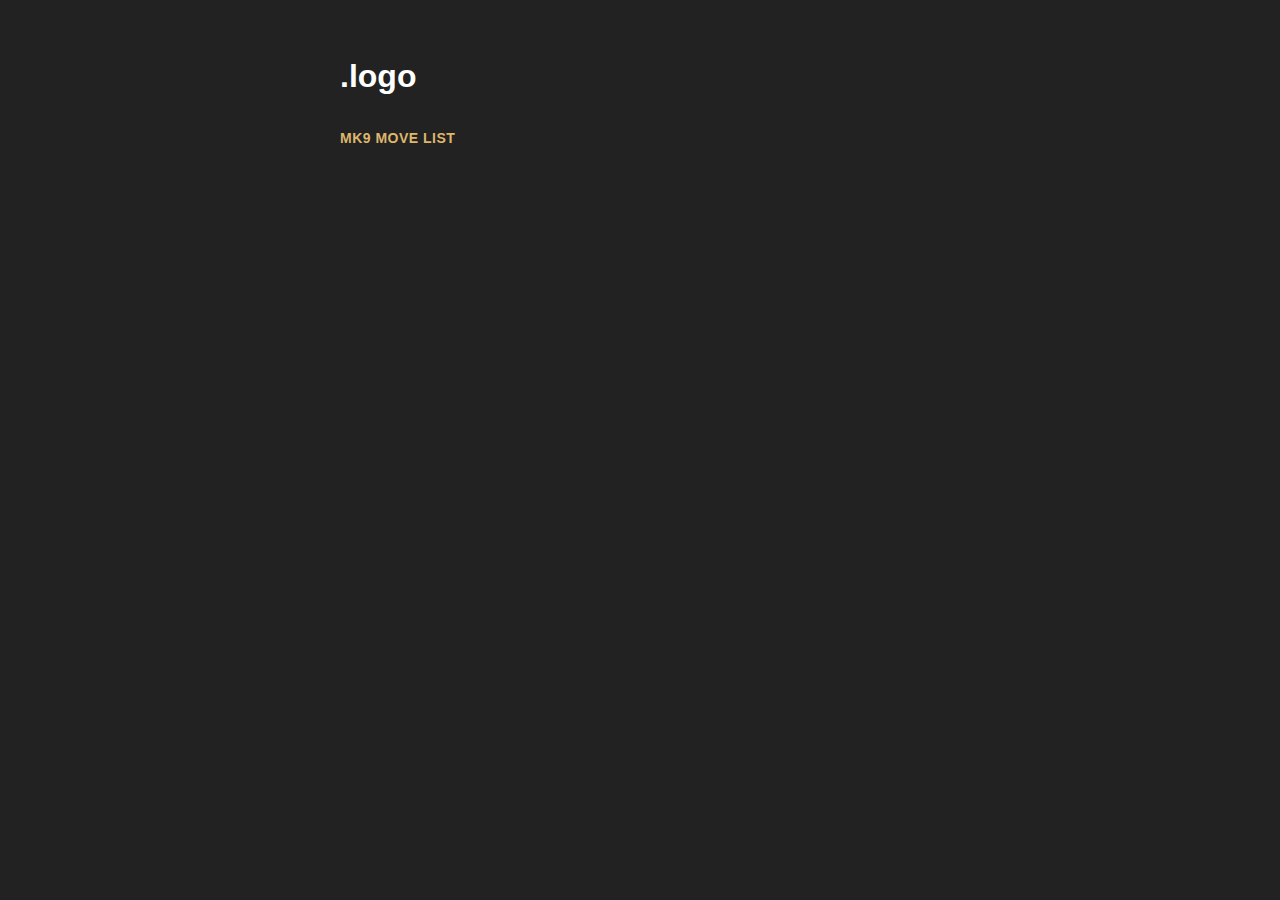
<file: markups/_logo.html>
<!DOCTYPE html>
<html class="playstation" lang="en">
    <head>
        <meta charset="utf-8">
        <meta http-equiv="x-ua-compatible" content="ie=edge">
        <title>.logo</title>
        <meta name="viewport" content="width=device-width, initial-scale=1">
        <link rel="stylesheet" href="../styles/style.css">
    </head>

    <body>

        <div style="width: 600px; margin: 0 auto;">
            <br>
            <br>
            <h1>.logo</h1>

            <h1 class="logo">
                MK9 move list
            </h1>






            <br>
            <br>
            <br>
            <br>
            <br>
            <br>
            <br>
            <br>
            <br>
            <br>
            <br>
        </div>


        <script src="../vendors/jquery/jquery-3.2.1.min.js"></script>
        <script src="../vendors/outline/outline.js"></script>
        <script src="../scripts/_group.js"></script>
        <script src="../scripts/_burger.js"></script>

    </body>
</html>
</file>
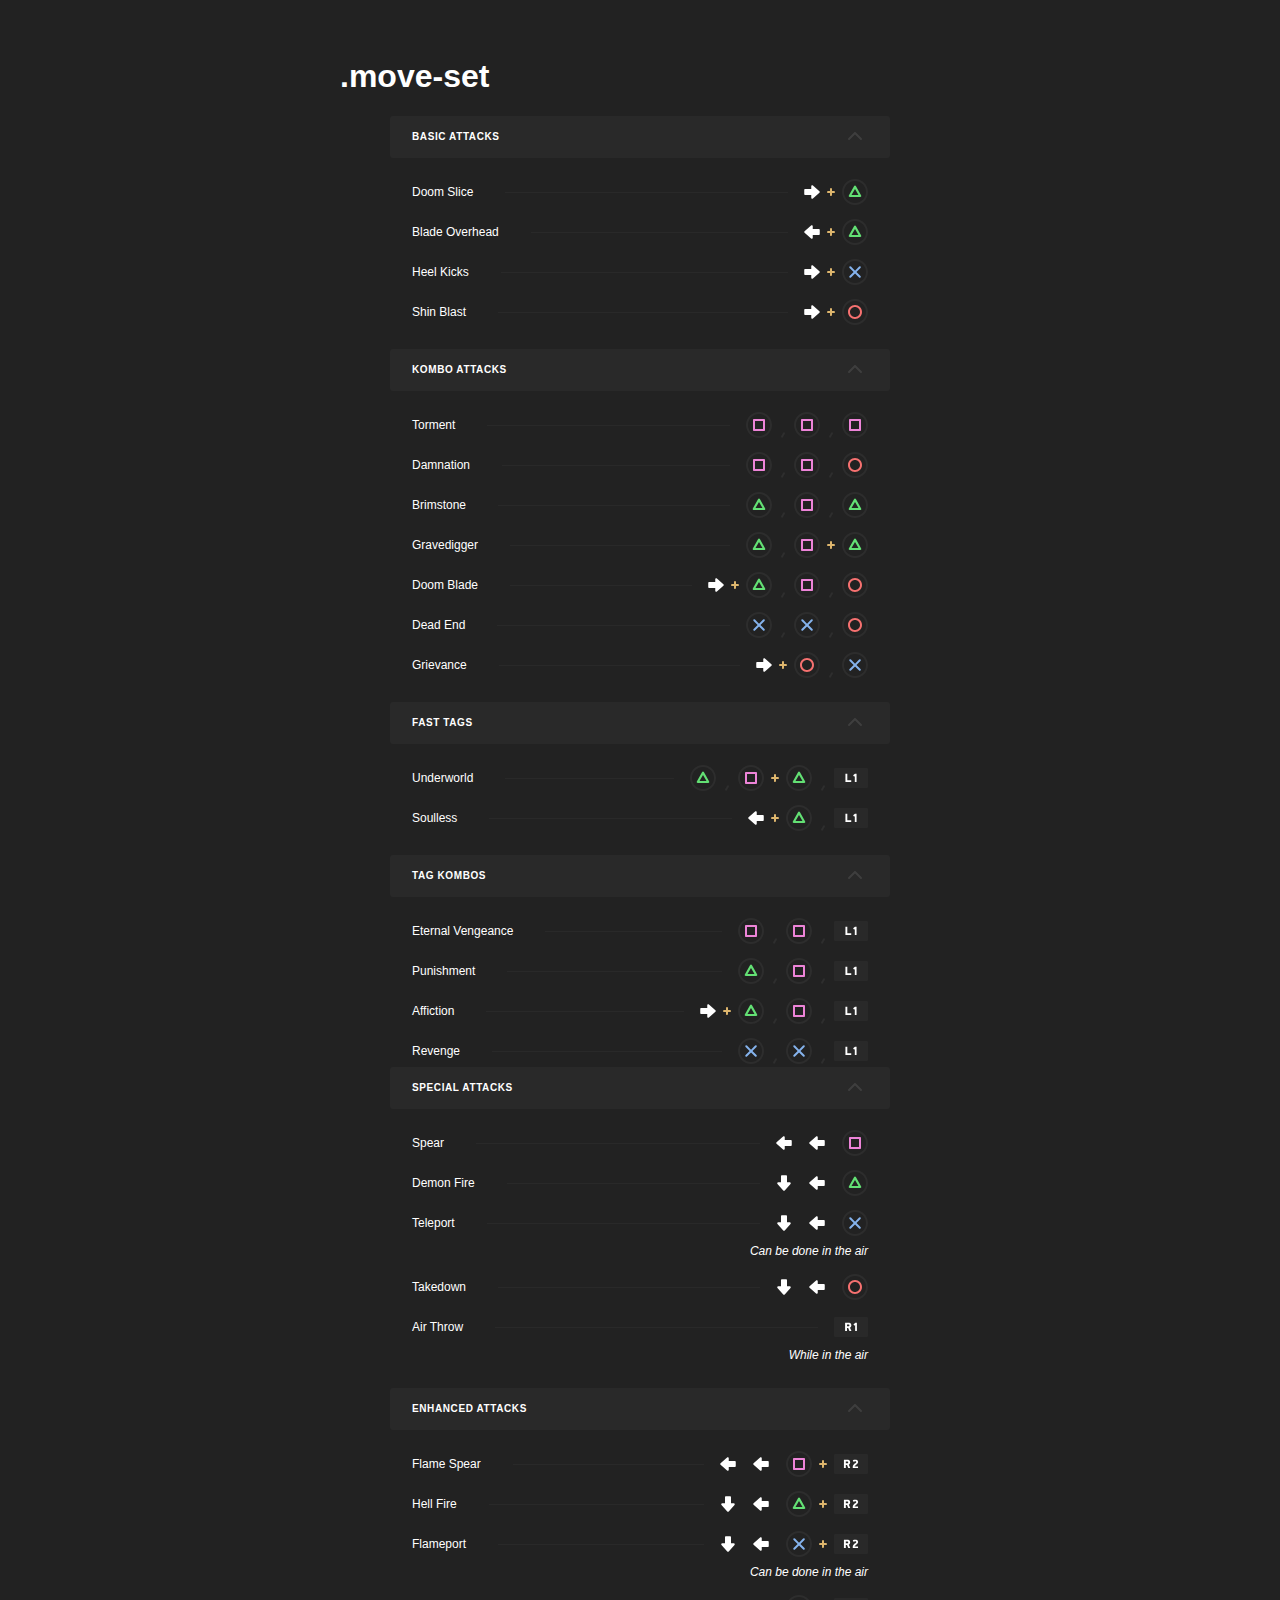
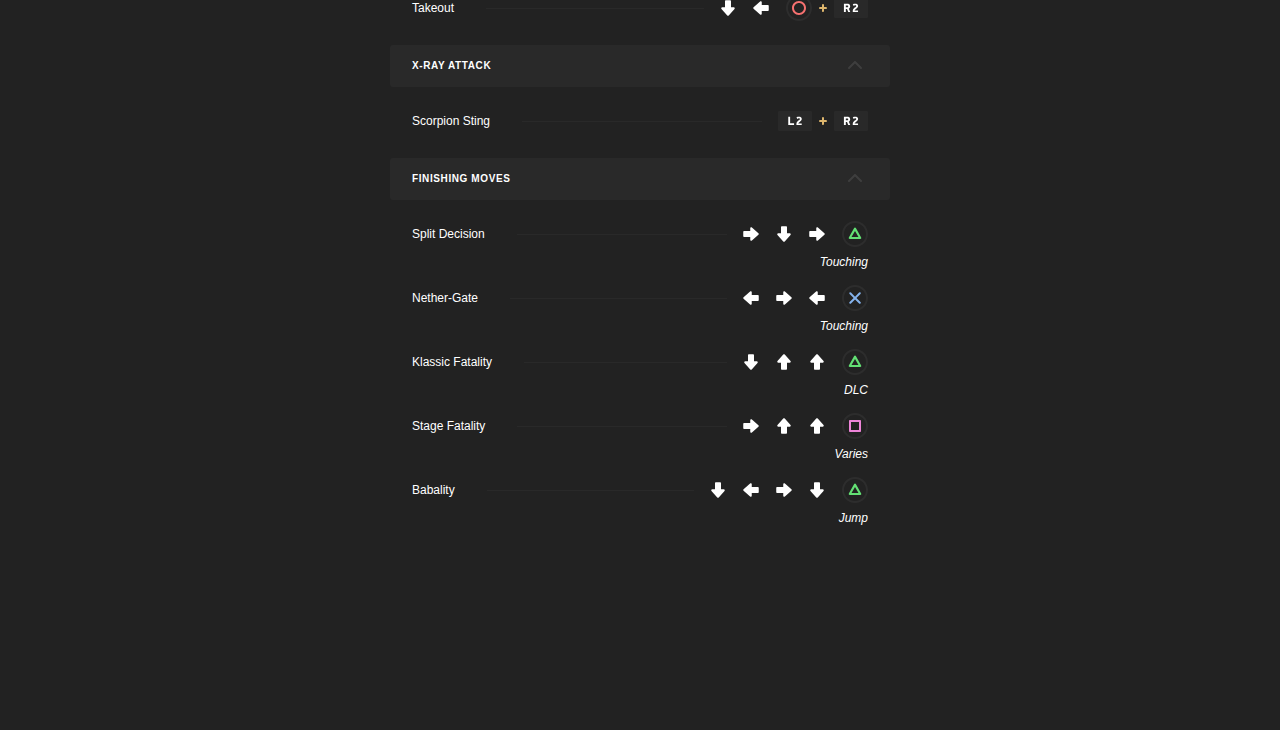
<file: markups/_move-set.html>
<!DOCTYPE html>
<html class="playstation" lang="en">
    <head>
        <meta charset="utf-8">
        <meta http-equiv="x-ua-compatible" content="ie=edge">
        <title>.move-set</title>
        <meta name="viewport" content="width=device-width, initial-scale=1">
        <link rel="stylesheet" href="../styles/style.css">
    </head>

    <body>

        <div style="width: 600px; margin: 0 auto;">
            <br>
            <br>
            <h1>.move-set</h1>

            <div class="move-set">
                <div class="move-set__column">
                    <div class="group group--expanded basic-attacks" data-group="basic-attacks">
                        <div class="group__head">
                            <h3 class="group__heading">
                                <button class="group__handler" type="button">
                                    Basic attacks
                                </button>
                            </h3>
                        </div>
                        <div class="group__body">
                            <div class="group__list">
                                <div class="move">
                                    <div class="action">
                                        <strong class="action__title">
                                            Doom Slice
                                        </strong>
                                        <span class="action__separator">
                                            :
                                        </span>
                                        <span class="action__combination">
                                            <span class="sequence">
                                                <i class="key key--forward">→</i>
                                                <i class="key key--plus">+</i>
                                                <i class="key key--bp">BP</i>
                                            </span>
                                        </span>
                                    </div>
                                </div>
                                <div class="move">
                                    <div class="action">
                                        <strong class="action__title">
                                            Blade Overhead
                                        </strong>
                                        <span class="action__separator">
                                            :
                                        </span>
                                        <span class="action__combination">
                                            <span class="sequence">
                                                <i class="key key--backward">←</i>
                                                <i class="key key--plus">+</i>
                                                <i class="key key--bp">BP</i>
                                            </span>
                                        </span>
                                    </div>
                                </div>
                                <div class="move">
                                    <div class="action">
                                        <strong class="action__title">
                                            Heel Kicks
                                        </strong>
                                        <span class="action__separator">
                                            :
                                        </span>
                                        <span class="action__combination">
                                            <span class="sequence">
                                                <i class="key key--forward">→</i>
                                                <i class="key key--plus">+</i>
                                                <i class="key key--fk">FK</i>
                                            </span>
                                        </span>
                                    </div>
                                </div>
                                <div class="move">
                                    <div class="action">
                                        <strong class="action__title">
                                            Shin Blast
                                        </strong>
                                        <span class="action__separator">
                                            :
                                        </span>
                                        <span class="action__combination">
                                            <span class="sequence">
                                                <i class="key key--forward">→</i>
                                                <i class="key key--plus">+</i>
                                                <i class="key key--bk">BK</i>
                                            </span>
                                        </span>
                                    </div>
                                </div>
                            </div>
                        </div>
                    </div>
                    <div class="group group--expanded kombo-attacks" data-group="kombo-attacks">
                        <div class="group__head">
                            <h3 class="group__heading">
                                <button class="group__handler" type="button">
                                    Kombo attacks
                                </button>
                            </h3>
                        </div>
                        <div class="group__body">
                            <div class="group__list">
                                <div class="move">
                                    <div class="action">
                                        <strong class="action__title">
                                            Torment
                                        </strong>
                                        <span class="action__separator">
                                            :
                                        </span>
                                        <span class="action__combination">
                                            <span class="sequence">
                                                <i class="key key--fp">FP</i>
                                                <i class="key key--comma">,</i>
                                                <i class="key key--fp">FP</i>
                                                <i class="key key--comma">,</i>
                                                <i class="key key--fp">FP</i>
                                            </span>
                                        </span>
                                    </div>
                                </div>
                                <div class="move">
                                    <div class="action">
                                        <strong class="action__title">
                                            Damnation
                                        </strong>
                                        <span class="action__separator">
                                            :
                                        </span>
                                        <span class="action__combination">
                                            <span class="sequence">
                                                <i class="key key--fp">FP</i>
                                                <i class="key key--comma">,</i>
                                                <i class="key key--fp">FP</i>
                                                <i class="key key--comma">,</i>
                                                <i class="key key--bk">BK</i>
                                            </span>
                                        </span>
                                    </div>
                                </div>
                                <div class="move">
                                    <div class="action">
                                        <strong class="action__title">
                                            Brimstone
                                        </strong>
                                        <span class="action__separator">
                                            :
                                        </span>
                                        <span class="action__combination">
                                            <span class="sequence">
                                                <i class="key key--bp">BP</i>
                                                <i class="key key--comma">,</i>
                                                <i class="key key--fp">FP</i>
                                                <i class="key key--comma">,</i>
                                                <i class="key key--bp">BP</i>
                                            </span>
                                        </span>
                                    </div>
                                </div>
                                <div class="move">
                                    <div class="action">
                                        <strong class="action__title">
                                            Gravedigger
                                        </strong>
                                        <span class="action__separator">
                                            :
                                        </span>
                                        <span class="action__combination">
                                            <span class="sequence">
                                                <i class="key key--bp">BP</i>
                                                <i class="key key--comma">,</i>
                                                <i class="key key--fp">FP</i>
                                                <i class="key key--plus">+</i>
                                                <i class="key key--bp">BP</i>
                                            </span>
                                        </span>
                                    </div>
                                </div>
                                <div class="move">
                                    <div class="action">
                                        <strong class="action__title">
                                            Doom Blade
                                        </strong>
                                        <span class="action__separator">
                                            :
                                        </span>
                                        <span class="action__combination">
                                            <span class="sequence">
                                                <i class="key key--forward">→</i>
                                                <i class="key key--plus">+</i>
                                                <i class="key key--bp">BP</i>
                                                <i class="key key--comma">,</i>
                                                <i class="key key--fp">FP</i>
                                                <i class="key key--comma">,</i>
                                                <i class="key key--bk">BK</i>
                                            </span>
                                        </span>
                                    </div>
                                </div>
                                <div class="move">
                                    <div class="action">
                                        <strong class="action__title">
                                            Dead End
                                        </strong>
                                        <span class="action__separator">
                                            :
                                        </span>
                                        <span class="action__combination">
                                            <span class="sequence">
                                                <i class="key key--fk">FK</i>
                                                <i class="key key--comma">,</i>
                                                <i class="key key--fk">FK</i>
                                                <i class="key key--comma">,</i>
                                                <i class="key key--bk">BK</i>
                                            </span>
                                        </span>
                                    </div>
                                </div>
                                <div class="move">
                                    <div class="action">
                                        <strong class="action__title">
                                            Grievance
                                        </strong>
                                        <span class="action__separator">
                                            :
                                        </span>
                                        <span class="action__combination">
                                            <span class="sequence">
                                                <i class="key key--forward">→</i>
                                                <i class="key key--plus">+</i>
                                                <i class="key key--bk">BK</i>
                                                <i class="key key--comma">,</i>
                                                <i class="key key--fk">FK</i>
                                            </span>
                                        </span>
                                    </div>
                                </div>
                            </div>
                        </div>
                    </div>
                    <div class="group group--expanded fast-tags" data-group="fast-tags">
                        <div class="group__head">
                            <h3 class="group__heading">
                                <button class="group__handler" type="button">
                                    Fast tags
                                </button>
                            </h3>
                        </div>
                        <div class="group__body">
                            <div class="group__list">
                                <div class="move">
                                    <div class="action">
                                        <strong class="action__title">
                                            Underworld
                                        </strong>
                                        <span class="action__separator">
                                            :
                                        </span>
                                        <span class="action__combination">
                                            <span class="sequence">
                                                <i class="key key--bp">BP</i>
                                                <i class="key key--comma">,</i>
                                                <i class="key key--fp">FP</i>
                                                <i class="key key--plus">+</i>
                                                <i class="key key--bp">BP</i>
                                                <i class="key key--comma">,</i>
                                                <i class="key key--tag">Tag</i>
                                            </span>
                                        </span>
                                    </div>
                                </div>
                                <div class="move">
                                    <div class="action">
                                        <strong class="action__title">
                                            Soulless
                                        </strong>
                                        <span class="action__separator">
                                            :
                                        </span>
                                        <span class="action__combination">
                                            <span class="sequence">
                                                <i class="key key--backward">←</i>
                                                <i class="key key--plus">+</i>
                                                <i class="key key--bp">BP</i>
                                                <i class="key key--comma">,</i>
                                                <i class="key key--tag">Tag</i>
                                            </span>
                                        </span>
                                    </div>
                                </div>
                            </div>
                        </div>
                    </div>
                    <div class="group group--expanded tag-kombos" data-group="tag-kombos">
                        <div class="group__head">
                            <h3 class="group__heading">
                                <button class="group__handler" type="button">
                                    Tag kombos
                                </button>
                            </h3>
                        </div>
                        <div class="group__body">
                            <div class="group__list">
                                <div class="move">
                                    <div class="action">
                                        <strong class="action__title">
                                            Eternal Vengeance
                                        </strong>
                                        <span class="action__separator">
                                            :
                                        </span>
                                        <span class="action__combination">
                                            <span class="sequence">
                                                <i class="key key--fp">FP</i>
                                                <i class="key key--comma">,</i>
                                                <i class="key key--fp">FP</i>
                                                <i class="key key--comma">,</i>
                                                <i class="key key--tag">Tag</i>
                                            </span>
                                        </span>
                                    </div>
                                </div>
                                <div class="move">
                                    <div class="action">
                                        <strong class="action__title">
                                            Punishment
                                        </strong>
                                        <span class="action__separator">
                                            :
                                        </span>
                                        <span class="action__combination">
                                            <span class="sequence">
                                                <i class="key key--bp">BP</i>
                                                <i class="key key--comma">,</i>
                                                <i class="key key--fp">FP</i>
                                                <i class="key key--comma">,</i>
                                                <i class="key key--tag">Tag</i>
                                            </span>
                                        </span>
                                    </div>
                                </div>
                                <div class="move">
                                    <div class="action">
                                        <strong class="action__title">
                                            Affiction
                                        </strong>
                                        <span class="action__separator">
                                            :
                                        </span>
                                        <span class="action__combination">
                                            <span class="sequence">
                                                <i class="key key--forward">→</i>
                                                <i class="key key--plus">+</i>
                                                <i class="key key--bp">BP</i>
                                                <i class="key key--comma">,</i>
                                                <i class="key key--fp">FP</i>
                                                <i class="key key--comma">,</i>
                                                <i class="key key--tag">Tag</i>
                                            </span>
                                        </span>
                                    </div>
                                </div>
                                <div class="move">
                                    <div class="action">
                                        <strong class="action__title">
                                            Revenge
                                        </strong>
                                        <span class="action__separator">
                                            :
                                        </span>
                                        <span class="action__combination">
                                            <span class="sequence">
                                                <i class="key key--fk">FK</i>
                                                <i class="key key--comma">,</i>
                                                <i class="key key--fk">FK</i>
                                                <i class="key key--comma">,</i>
                                                <i class="key key--tag">Tag</i>
                                            </span>
                                        </span>
                                    </div>
                                </div>
                            </div>
                        </div>
                    </div>
                </div>
                <div class="move-set__column">
                    <div class="group group--expanded special-attacks" data-group="special-attacks">
                        <div class="group__head">
                            <h3 class="group__heading">
                                <button class="group__handler" type="button">
                                    Special attacks
                                </button>
                            </h3>
                        </div>
                        <div class="group__body">
                            <div class="group__list">
                                <div class="move">
                                    <div class="action">
                                        <strong class="action__title">
                                            Spear
                                        </strong>
                                        <span class="action__separator">
                                            :
                                        </span>
                                        <span class="action__combination">
                                            <span class="sequence">
                                                <i class="key key--backward">←</i>
                                                <i class="key key--backward">←</i>
                                                <i class="key key--fp">FP</i>
                                            </span>
                                        </span>
                                    </div>
                                </div>
                                <div class="move">
                                    <div class="action">
                                        <strong class="action__title">
                                            Demon Fire
                                        </strong>
                                        <span class="action__separator">
                                            :
                                        </span>
                                        <span class="action__combination">
                                            <span class="sequence">
                                                <i class="key key--down">↓</i>
                                                <i class="key key--backward">←</i>
                                                <i class="key key--bp">BP</i>
                                            </span>
                                        </span>
                                    </div>
                                </div>
                                <div class="move">
                                    <div class="action">
                                        <strong class="action__title">
                                            Teleport
                                        </strong>
                                        <span class="action__separator">
                                            :
                                        </span>
                                        <span class="action__combination">
                                            <span class="sequence">
                                                <i class="key key--down">↓</i>
                                                <i class="key key--backward">←</i>
                                                <i class="key key--fk">FK</i>
                                            </span>
                                        </span>
                                    </div>
                                    <div class="comment">
                                        Can be done in the air
                                    </div>
                                </div>
                                <div class="move">
                                    <div class="action">
                                        <strong class="action__title">
                                            Takedown
                                        </strong>
                                        <span class="action__separator">
                                            :
                                        </span>
                                        <span class="action__combination">
                                            <span class="sequence">
                                                <i class="key key--down">↓</i>
                                                <i class="key key--backward">←</i>
                                                <i class="key key--bk">BK</i>
                                            </span>
                                        </span>
                                    </div>
                                </div>
                                <div class="move">
                                    <div class="action">
                                        <strong class="action__title">
                                            Air Throw
                                        </strong>
                                        <span class="action__separator">
                                            :
                                        </span>
                                        <span class="action__combination">
                                            <span class="sequence">
                                                <i class="key key--throw">Throw</i>
                                            </span>
                                        </span>
                                    </div>
                                    <div class="comment">
                                        While in the air
                                    </div>
                                </div>
                            </div>
                        </div>
                    </div>
                    <div class="group group--expanded enhanced-attacks" data-group="enhanced-attacks">
                        <div class="group__head">
                            <h3 class="group__heading">
                                <button class="group__handler" type="button">
                                    Enhanced attacks
                                </button>
                            </h3>
                        </div>
                        <div class="group__body">
                            <div class="group__list">
                                <div class="move">
                                    <div class="action">
                                        <strong class="action__title">
                                            Flame Spear
                                        </strong>
                                        <span class="action__separator">
                                            :
                                        </span>
                                        <span class="action__combination">
                                            <span class="sequence">
                                                <i class="key key--backward">←</i>
                                                <i class="key key--backward">←</i>
                                                <i class="key key--fp">FP</i>
                                                <i class="key key--plus">+</i>
                                                <i class="key key--block">Block</i>
                                            </span>
                                        </span>
                                    </div>
                                </div>
                                <div class="move">
                                    <div class="action">
                                        <strong class="action__title">
                                            Hell Fire
                                        </strong>
                                        <span class="action__separator">
                                            :
                                        </span>
                                        <span class="action__combination">
                                            <span class="sequence">
                                                <i class="key key--down">↓</i>
                                                <i class="key key--backward">←</i>
                                                <i class="key key--bp">BP</i>
                                                <i class="key key--plus">+</i>
                                                <i class="key key--block">Block</i>
                                            </span>
                                        </span>
                                    </div>
                                </div>
                                <div class="move">
                                    <div class="action">
                                        <strong class="action__title">
                                            Flameport
                                        </strong>
                                        <span class="action__separator">
                                            :
                                        </span>
                                        <span class="action__combination">
                                            <span class="sequence">
                                                <i class="key key--down">↓</i>
                                                <i class="key key--backward">←</i>
                                                <i class="key key--fk">FK</i>
                                                <i class="key key--plus">+</i>
                                                <i class="key key--block">Block</i>
                                            </span>
                                        </span>
                                    </div>
                                    <div class="comment">
                                        Can be done in the air
                                    </div>
                                </div>
                                <div class="move">
                                    <div class="action">
                                        <strong class="action__title">
                                            Takeout
                                        </strong>
                                        <span class="action__separator">
                                            :
                                        </span>
                                        <span class="action__combination">
                                            <span class="sequence">
                                                <i class="key key--down">↓</i>
                                                <i class="key key--backward">←</i>
                                                <i class="key key--bk">BK</i>
                                                <i class="key key--plus">+</i>
                                                <i class="key key--block">Block</i>
                                            </span>
                                        </span>
                                    </div>
                                </div>
                            </div>
                        </div>
                    </div>
                    <div class="group group--expanded x-ray-attack" data-group="x-ray-attack">
                        <div class="group__head">
                            <h3 class="group__heading">
                                <button class="group__handler" type="button">
                                    X-ray attack
                                </button>
                            </h3>
                        </div>
                        <div class="group__body">
                            <div class="group__list">
                                <div class="move">
                                    <div class="action">
                                        <strong class="action__title">
                                            Scorpion Sting
                                        </strong>
                                        <span class="action__separator">
                                            :
                                        </span>
                                        <span class="action__combination">
                                            <span class="sequence">
                                                <i class="key key--stance">Stance</i>
                                                <i class="key key--plus">+</i>
                                                <i class="key key--block">Block</i>
                                            </span>
                                        </span>
                                    </div>
                                </div>
                            </div>
                        </div>
                    </div>
                    <div class="group group--expanded finishing-moves" data-group="finishing-moves">
                        <div class="group__head">
                            <h3 class="group__heading">
                                <button class="group__handler" type="button">
                                    Finishing moves
                                </button>
                            </h3>
                        </div>
                        <div class="group__body">
                            <div class="group__list">
                                <div class="move">
                                    <div class="action">
                                        <strong class="action__title">
                                            Split Decision
                                        </strong>
                                        <span class="action__separator">
                                            :
                                        </span>
                                        <span class="action__combination">
                                            <span class="sequence">
                                                <i class="key key--forward">→</i>
                                                <i class="key key--down">↓</i>
                                                <i class="key key--forward">→</i>
                                                <i class="key key--bp">BP</i>
                                            </span>
                                        </span>
                                    </div>
                                    <div class="comment">
                                        Touching
                                    </div>
                                </div>
                                <div class="move">
                                    <div class="action">
                                        <strong class="action__title">
                                            Nether-Gate
                                        </strong>
                                        <span class="action__separator">
                                            :
                                        </span>
                                        <span class="action__combination">
                                            <span class="sequence">
                                                <i class="key key--backward">←</i>
                                                <i class="key key--forward">→</i>
                                                <i class="key key--backward">←</i>
                                                <i class="key key--fk">FK</i>
                                            </span>
                                        </span>
                                    </div>
                                    <div class="comment">
                                        Touching
                                    </div>
                                </div>
                                <div class="move">
                                    <div class="action">
                                        <strong class="action__title">
                                            Klassic Fatality
                                        </strong>
                                        <span class="action__separator">
                                            :
                                        </span>
                                        <span class="action__combination">
                                            <span class="sequence">
                                                <i class="key key--down">↓</i>
                                                <i class="key key--up">↑</i>
                                                <i class="key key--up">↑</i>
                                                <i class="key key--bp">BP</i>
                                            </span>
                                        </span>
                                    </div>
                                    <div class="comment">
                                        DLC
                                    </div>
                                </div>
                                <div class="move">
                                    <div class="action">
                                        <strong class="action__title">
                                            Stage Fatality
                                        </strong>
                                        <span class="action__separator">
                                            :
                                        </span>
                                        <span class="action__combination">
                                            <span class="sequence">
                                                <i class="key key--forward">→</i>
                                                <i class="key key--up">↑</i>
                                                <i class="key key--up">↑</i>
                                                <i class="key key--fp">FP</i>
                                            </span>
                                        </span>
                                    </div>
                                    <div class="comment">
                                        Varies
                                    </div>
                                </div>
                                <div class="move">
                                    <div class="action">
                                        <strong class="action__title">
                                            Babality
                                        </strong>
                                        <span class="action__separator">
                                            :
                                        </span>
                                        <span class="action__combination">
                                            <span class="sequence">
                                                <i class="key key--down">↓</i>
                                                <i class="key key--backward">←</i>
                                                <i class="key key--forward">→</i>
                                                <i class="key key--down">↓</i>
                                                <i class="key key--bp">BP</i>
                                            </span>
                                        </span>
                                    </div>
                                    <div class="comment">
                                        Jump
                                    </div>
                                </div>
                            </div>
                        </div>
                    </div>
                </div>
            </div>


            <br>
            <br>
            <br>
            <br>
            <br>
            <br>
            <br>
            <br>
            <br>
            <br>
            <br>
        </div>


        <script src="../vendors/jquery/jquery-3.2.1.min.js"></script>
        <script src="../vendors/outline/outline.js"></script>
        <script src="../scripts/_group.js"></script>
        <script src="../scripts/_burger.js"></script>

    </body>
</html>
</file>
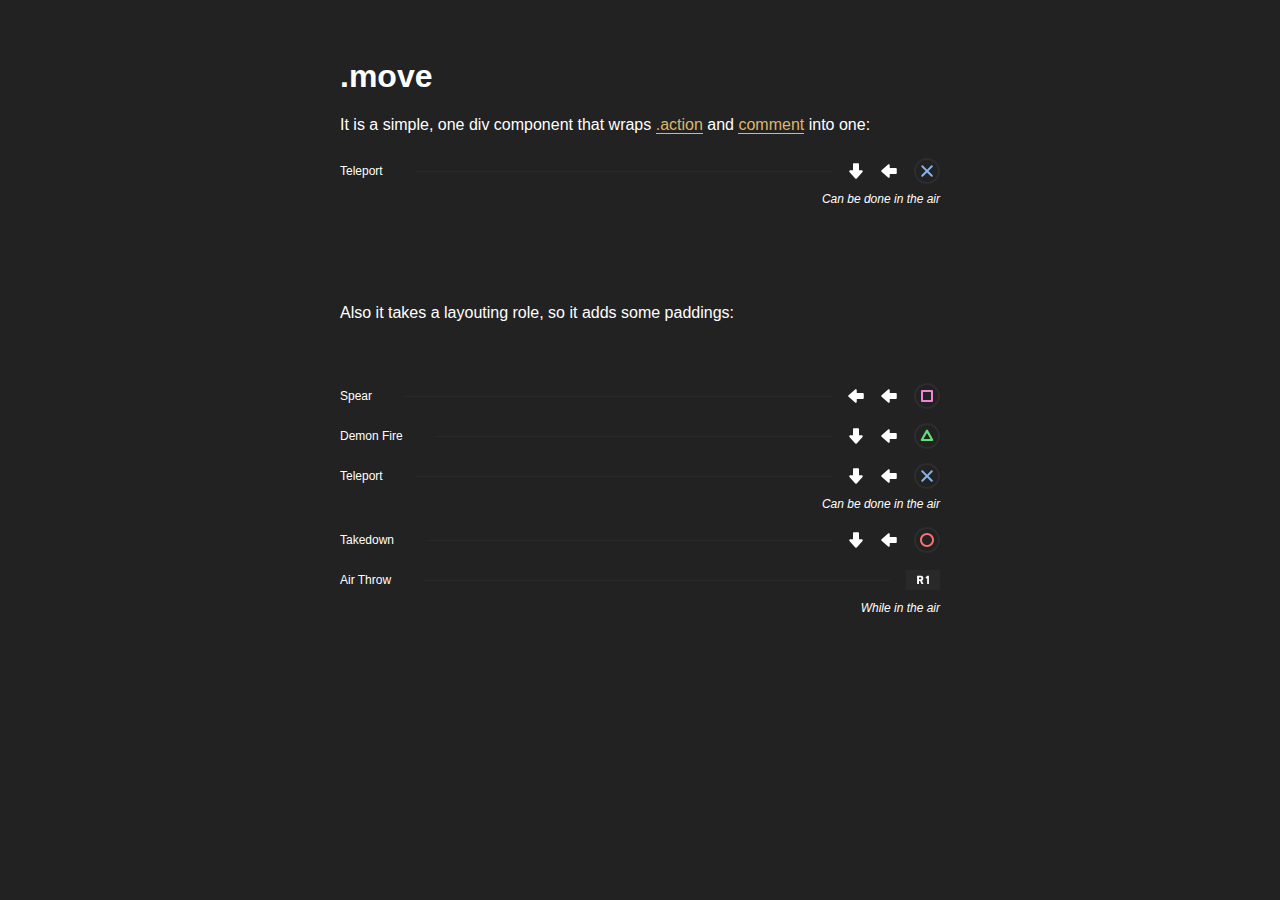
<file: markups/_move.html>
<!DOCTYPE html>
<html class="playstation" lang="en">
    <head>
        <meta charset="utf-8">
        <meta http-equiv="x-ua-compatible" content="ie=edge">
        <title>.move</title>
        <meta name="viewport" content="width=device-width, initial-scale=1">
        <link rel="stylesheet" href="../styles/style.css">
    </head>

    <body>



        <div style="width: 600px; margin: 0 auto;">
            <br>
            <br>
            <h1>.move</h1>
            <p>
                It is a simple, one div component that wraps
                <a class="link" href="_action.html">.action</a> and <a class="link" href="_comment.html">comment</a>
                into one:
            </p>

            <div class="move">
                <div class="action">
                    <b class="action__title">
                        Teleport
                    </b>
                    <span class="action__separator">
                        :
                    </span>
                    <span class="action__combination">
                        <span class="sequence">
                            <i class="key key--down">↓</i>
                            <i class="key key--backward">←</i>
                            <i class="key key--fk">FK</i>
                        </span>
                    </span>
                </div>
                <div class="comment">
                    Can be done in the air
                </div>
            </div>


            <br>
            <br>
            <br>
            <br>
            <p>
                Also it takes a layouting role, so it adds some paddings:
            </p>
            <br>
            <br>

            <div class="move">
                <div class="action">
                    <b class="action__title">
                        Spear
                    </b>
                    <span class="action__separator">
                        :
                    </span>
                    <span class="action__combination">
                        <span class="sequence">
                            <i class="key key--backward">←</i>
                            <i class="key key--backward">←</i>
                            <i class="key key--fp">FP</i>
                        </span>
                    </span>
                </div>
            </div>

            <div class="move">
                <div class="action">
                    <b class="action__title">
                        Demon Fire
                    </b>
                    <span class="action__separator">
                        :
                    </span>
                    <span class="action__combination">
                        <span class="sequence">
                            <i class="key key--down">↓</i>
                            <i class="key key--backward">←</i>
                            <i class="key key--bp">BP</i>
                        </span>
                    </span>
                </div>
            </div>

            <div class="move">
                <div class="action">
                    <b class="action__title">
                        Teleport
                    </b>
                    <span class="action__separator">
                        :
                    </span>
                    <span class="action__combination">
                        <span class="sequence">
                            <i class="key key--down">↓</i>
                            <i class="key key--backward">←</i>
                            <i class="key key--fk">FK</i>
                        </span>
                    </span>
                </div>
                <div class="comment">
                    Can be done in the air
                </div>
            </div>

            <div class="move">
                <div class="action">
                    <b class="action__title">
                        Takedown
                    </b>
                    <span class="action__separator">
                        :
                    </span>
                    <span class="action__combination">
                        <span class="sequence">
                            <i class="key key--down">↓</i>
                            <i class="key key--backward">←</i>
                            <i class="key key--bk">BK</i>
                        </span>
                    </span>
                </div>
            </div>

            <div class="move">
                <div class="action">
                    <b class="action__title">
                        Air Throw
                    </b>
                    <span class="action__separator">
                        :
                    </span>
                    <span class="action__combination">
                        <span class="sequence">
                            <i class="key key--throw">Throw</i>
                        </span>
                    </span>
                </div>
                <div class="comment">
                    While in the air
                </div>
            </div>




            <br>
            <br>
            <br>
            <br>
            <br>
            <br>
            <br>
            <br>
            <br>
            <br>
            <br>
        </div>




        <script src="../vendors/jquery/jquery-3.2.1.min.js"></script>
        <script src="../vendors/outline/outline.js"></script>
        <script src="../scripts/_group.js"></script>
        <script src="../scripts/_burger.js"></script>

    </body>
</html>
</file>
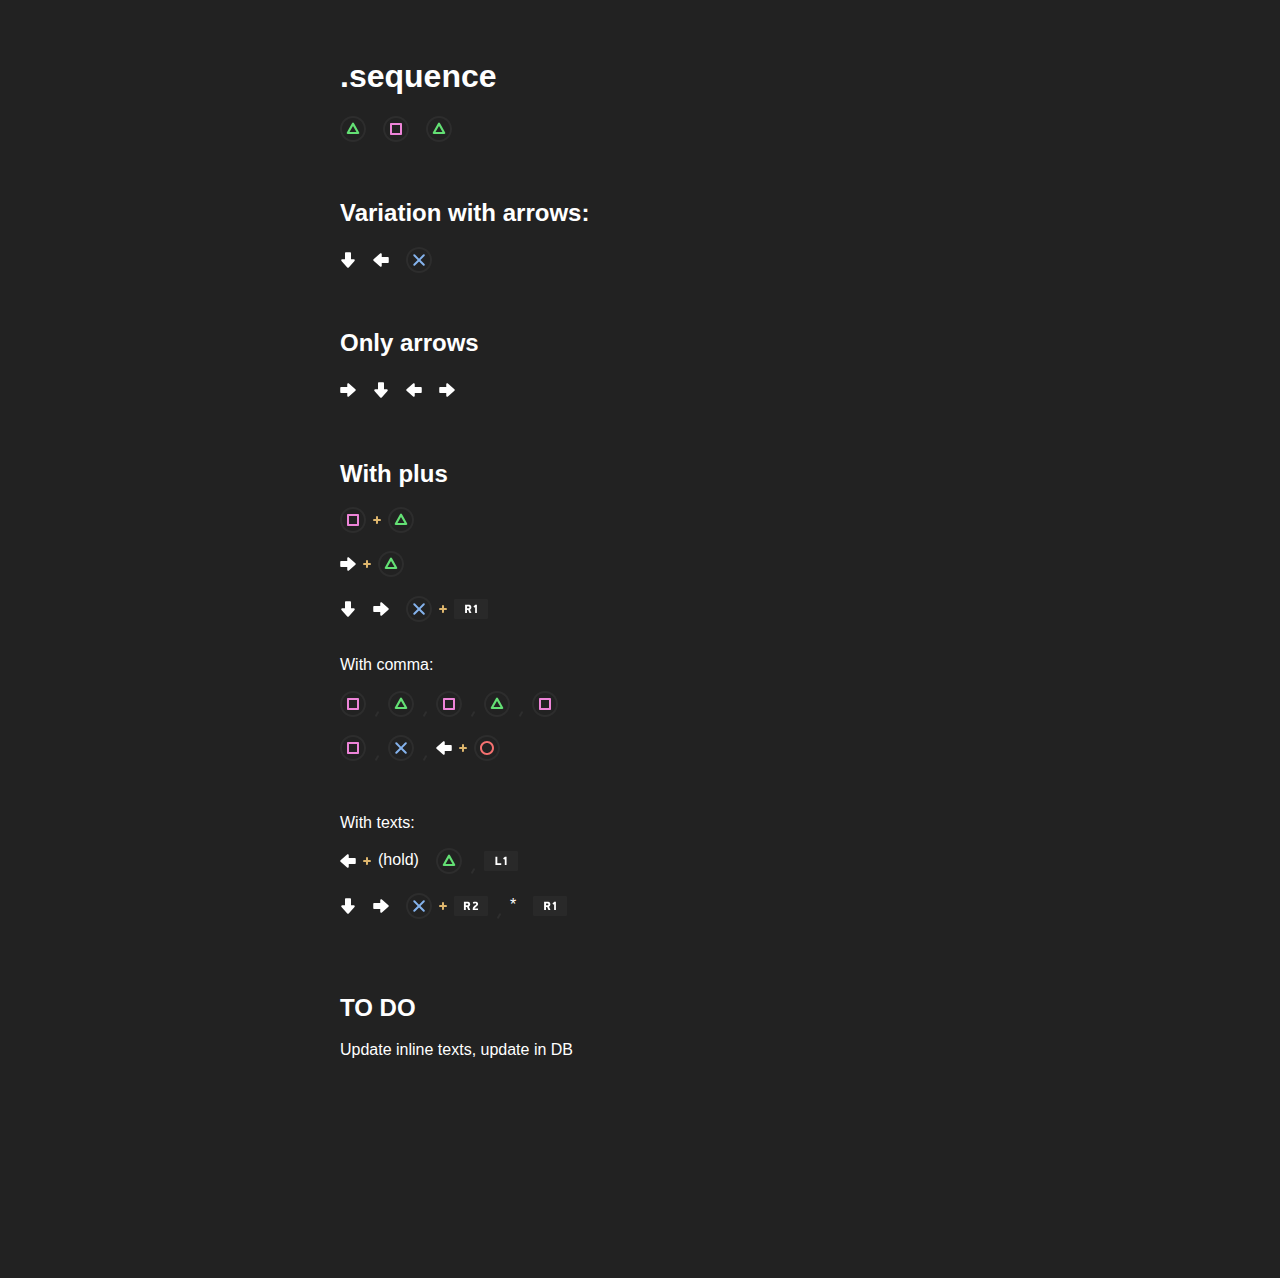
<file: markups/_sequence.html>
<!DOCTYPE html>
<html class="playstation" lang="en">
    <head>
        <meta charset="utf-8">
        <meta http-equiv="x-ua-compatible" content="ie=edge">
        <title>.sequence</title>
        <meta name="viewport" content="width=device-width, initial-scale=1">
        <link rel="stylesheet" href="../styles/style.css">
    </head>

    <body>



        <div style="width: 600px; margin: 0 auto;">
            <br>
            <br>
            <h1>.sequence</h1>

            <span class="sequence">
                <i class="key key--bp">BP</i>
                <i class="key key--fp">FP</i>
                <i class="key key--bp">BP</i>
            </span>

            <br>
            <br>
            <h2>
                Variation with arrows:
            </h2>

            <span class="sequence">
                <i class="key key--down">↓</i>
                <i class="key key--backward">←</i>
                <i class="key key--fk">FK</i>
            </span>


            <br>
            <br>
            <h2>
                Only arrows
            </h2>

            <span class="sequence">
                <i class="key key--forward">→</i>
                <i class="key key--down">↓</i>
                <i class="key key--backward">←</i>
                <i class="key key--forward">→</i>
            </span>


            <br>
            <br>
            <h2>
                With plus
            </h2>

            <span class="sequence">
                <i class="key key--fp">FP</i>
                <i class="key key--plus">+</i>
                <i class="key key--bp">BP</i>
            </span>

            <br>


            <span class="sequence">
                <i class="key key--forward">→</i>
                <i class="key key--plus">+</i>
                <i class="key key--bp">BP</i>
            </span>

            <br>


            <span class="sequence">
                <i class="key key--down">↓</i>
                <i class="key key--forward">→</i>
                <i class="key key--fk">FK</i>
                <i class="key key--plus">+</i>
                <i class="key key--throw">Throw</i>
            </span>


            <p>
                <br>
                With comma:
            </p>

            <span class="sequence">
                <i class="key key--fp">FP</i>
                <i class="key key--comma">,</i>
                <i class="key key--bp">BP</i>
                <i class="key key--comma">,</i>
                <i class="key key--fp">FP</i>
                <i class="key key--comma">,</i>
                <i class="key key--bp">BP</i>
                <i class="key key--comma">,</i>
                <i class="key key--fp">FP</i>
            </span>

            <br>

            <span class="sequence">
                <i class="key key--fp">FP</i>
                <i class="key key--comma">,</i>
                <i class="key key--fk">FK</i>
                <i class="key key--comma">,</i>
                <i class="key key--backward">←</i>
                <i class="key key--plus">+</i>
                <i class="key key--bk">BK</i>
            </span>

            <br>


            <p>
                <br>
                With texts:
            </p>

            <div class="sequence">
                <i class="key key--backward">←</i>
                <i class="key key--plus">+</i>
                (hold)
                <i class="key key--bp">BP</i>
                <i class="key key--comma">,</i>
                <i class="key key--tag">Tag</i>
            </div>

            <br>

            <div class="sequence">
                <i class="key key--down">↓</i>
                <i class="key key--forward">→</i>
                <i class="key key--fk">FK</i>
                <i class="key key--plus">+</i>
                <i class="key key--block">Block</i>
                <i class="key key--comma">,</i>
                *<i class="key key--throw">Throw</i>
            </div>

            <br>
            <br>
            <br>
            <h2>TO DO</h2>
            <p>
                Update inline texts, update in DB
            </p>


            <br>
            <br>
            <br>
            <br>
            <br>
            <br>
            <br>
            <br>
            <br>
            <br>
            <br>
        </div>




        <script src="../vendors/jquery/jquery-3.2.1.min.js"></script>
        <script src="../vendors/outline/outline.js"></script>
        <script src="../scripts/_group.js"></script>
        <script src="../scripts/_burger.js"></script>

    </body>
</html>
</file>
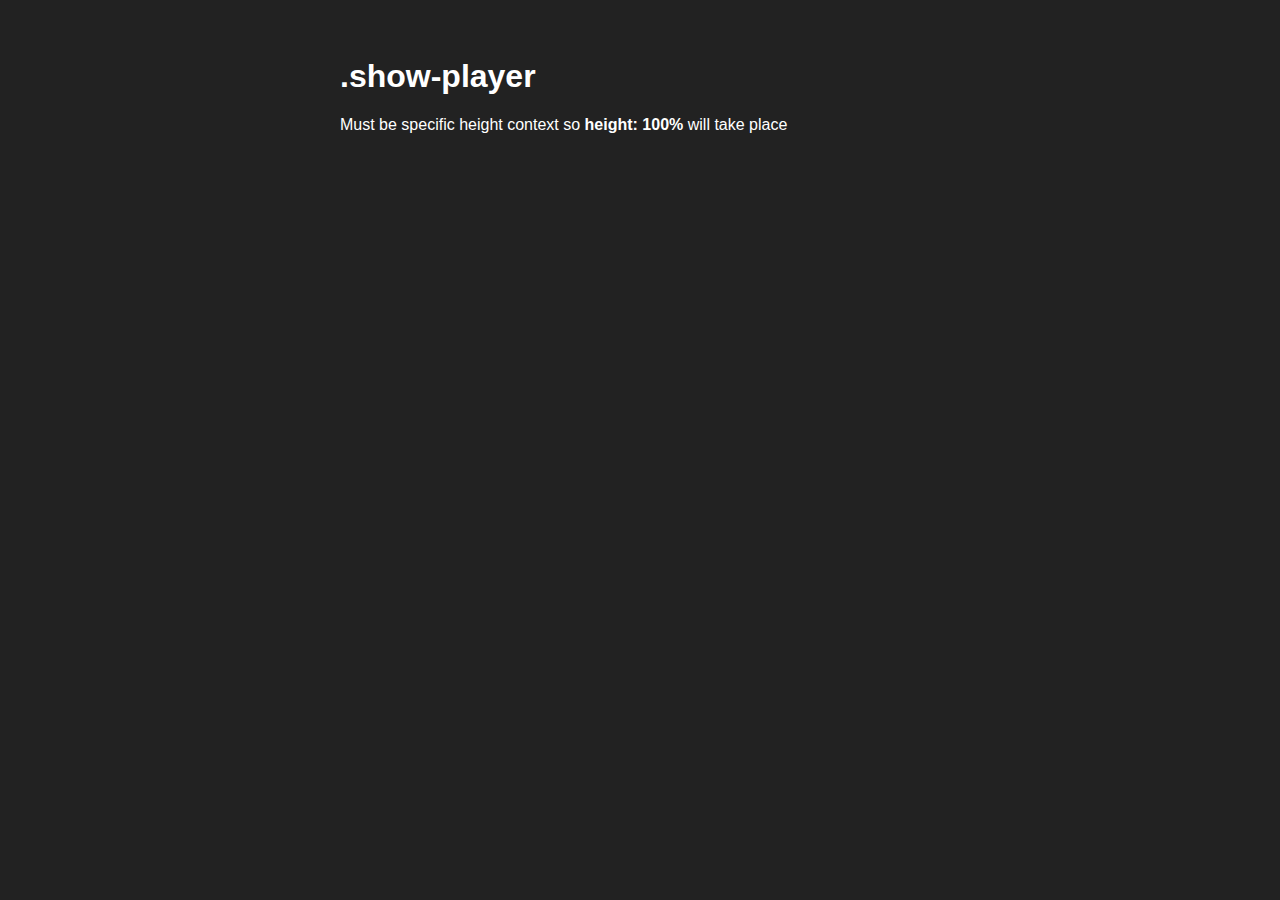
<file: markups/_show-player.html>
<!DOCTYPE html>
<html class="playstation" lang="en">
    <head>
        <meta charset="utf-8">
        <meta http-equiv="x-ua-compatible" content="ie=edge">
        <title>.show-player</title>
        <meta name="viewport" content="width=device-width, initial-scale=1">
        <link rel="stylesheet" href="../styles/style.css">
    </head>

    <body>

        <div style="width: 600px; margin: 0 auto;">
            <br>
            <br>
            <h1>.show-player</h1>
            <p>
                Must be specific height context so <b>height: 100%</b> will take place
            </p>
            <br>

            <!-- temp -->
            <div style="height: 500px">
            <!--/temp -->


            <button class="show-player" type="button">
                Show player 2
            </button>


            <!-- temp -->
            </div>
            <!--/temp -->


            <br>
            <br>
            <br>
            <br>
            <br>
            <br>
            <br>
            <br>
            <br>
            <br>
            <br>
        </div>


        <script src="../vendors/jquery/jquery-3.2.1.min.js"></script>
        <script src="../vendors/outline/outline.js"></script>
        <script src="../scripts/_group.js"></script>
        <script src="../scripts/_burger.js"></script>

    </body>
</html>
</file>
<file: styles/style.css>
@import url("../vendors/normalize/normalize.css");
@import url("_html.css");
@import url("_body.css");
@import url("_link.css");
@import url("_root.css");
@import url("_universal.css");
@import url("_visuallyhidden.css");
@import url("_key.css");
@import url("_sequence.css");
@import url("_action.css");
@import url("_comment.css");
@import url("_move.css");
@import url("_group.css");
@import url("_move-set.css");
@import url("_input.css");
@import url("_logo.css");
@import url("_burger.css");
@import url("_show-player.css");
@import url("_hide-player.css");
@import url("_tower.css");
@import url("_player.css");
@import url("_page.css");
@import url("_sidebar.css");
@import url("_warrior.css");
</file>
